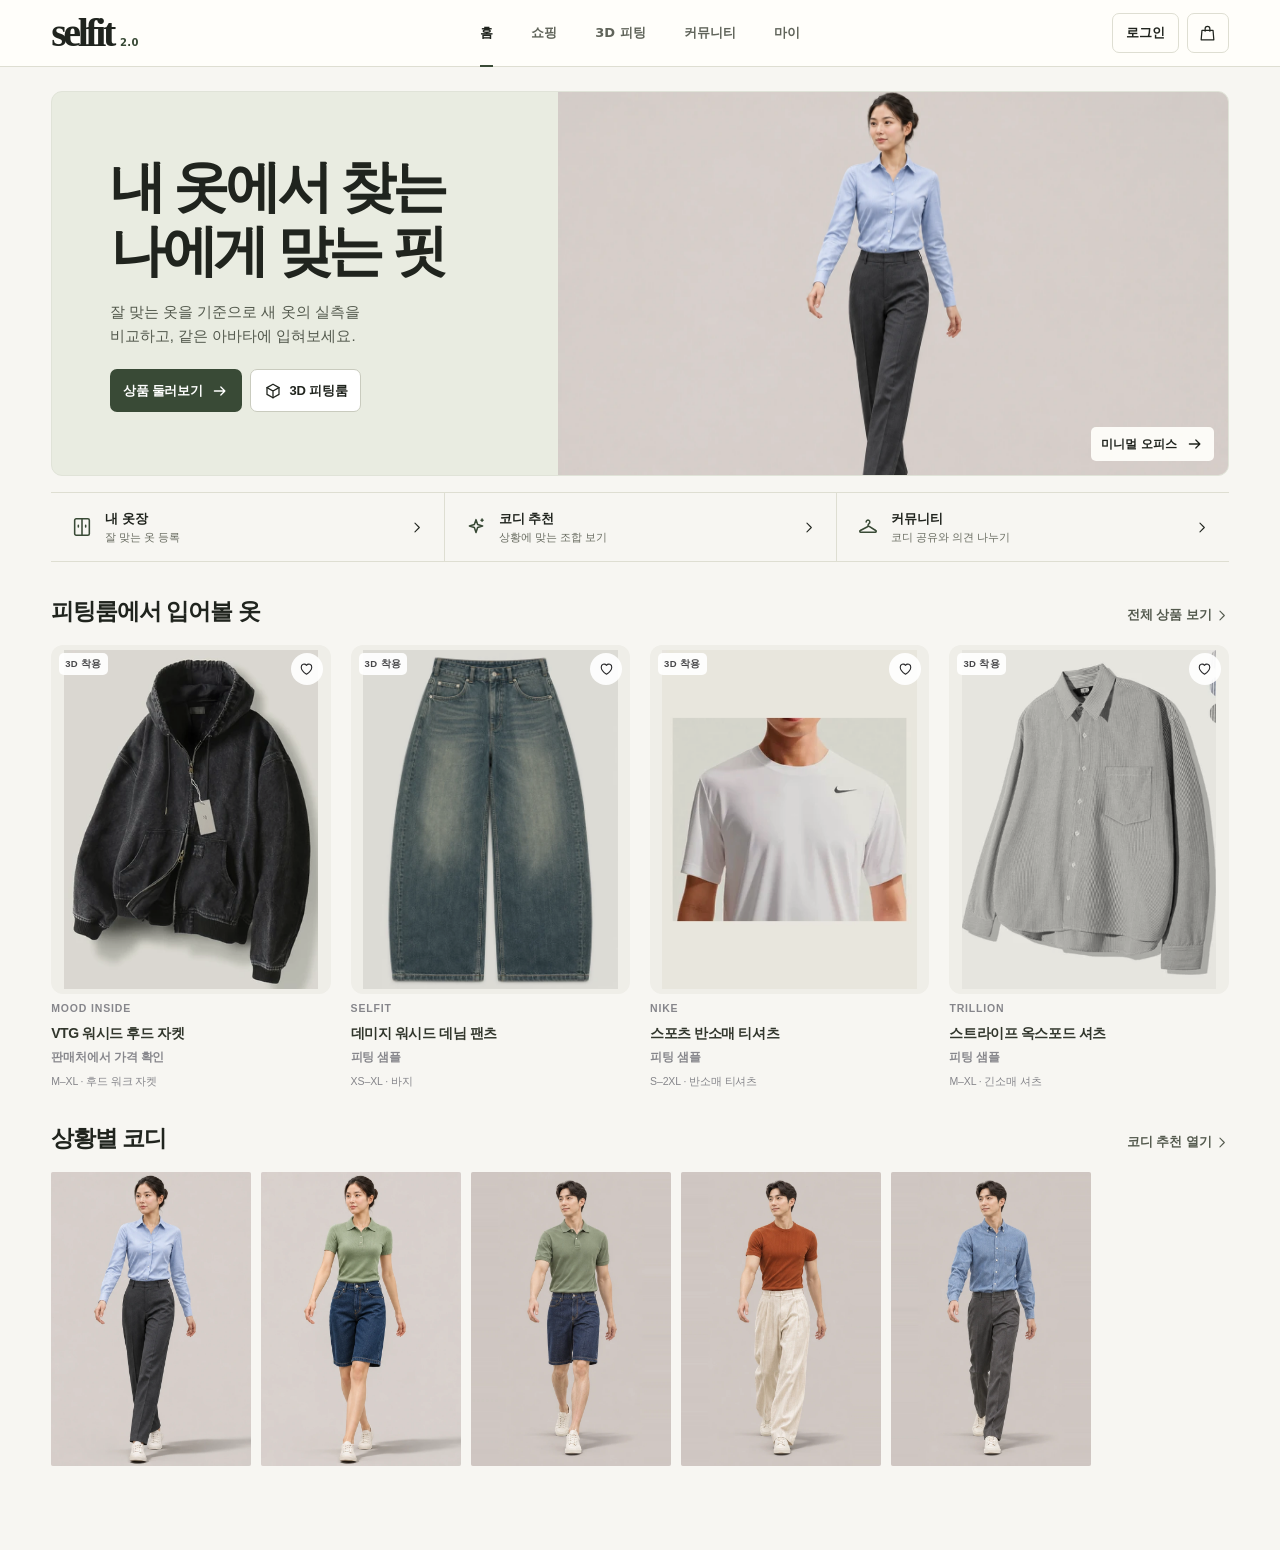
<file: index.html>
<!doctype html>
<html lang="ko">
<head>
<meta charset="utf-8">
<meta name="viewport" content="width=device-width,initial-scale=1,viewport-fit=cover">
<meta name="theme-color" content="#f7f6f2">
<meta name="description" content="Selfit 2.0 — 내 스타일을 아는 AI 퍼스널 스타일리스트. 상황별 코디 추천, 실측 핏 비교, 3D 가상 착용까지 한 흐름으로.">
<title>Selfit 2.0 · AI 퍼스널 스타일리스트</title>
<script>if(['#fit','#body'].includes(location.hash))location.replace('fitting.html'+location.search+location.hash);</script>
<link rel="preload" as="image" href="looks/female-tailored.webp">
<link rel="icon" href="data:image/svg+xml,%3Csvg xmlns='http://www.w3.org/2000/svg' viewBox='0 0 64 64'%3E%3Crect width='64' height='64' rx='15' fill='%23121213'/%3E%3Ctext x='32' y='45' font-family='Arial,Helvetica,sans-serif' font-size='36' font-weight='700' fill='%23ffffff' text-anchor='middle'%3ES%3C/text%3E%3C/svg%3E">
<link rel="stylesheet" href="site-nav.css?v=2026-11-28a">
<link rel="stylesheet" href="app-ui.css?v=2026-11-28b">
<link rel="stylesheet" href="button-motion.css?v=2026-11-28b">
<script type="module" src="button-motion.mjs?v=2026-11-28b"></script>
</head>
<body>
<header id="site-header"></header>
<main id="view" class="view" tabindex="-1"></main>
<nav id="site-mobile" aria-label="하단 탐색"></nav>
<div id="toast" class="toast" role="status" aria-live="polite"></div>
<script type="module" src="app-ui.mjs?v=2026-11-28a"></script>
</body>
</html>
</file>
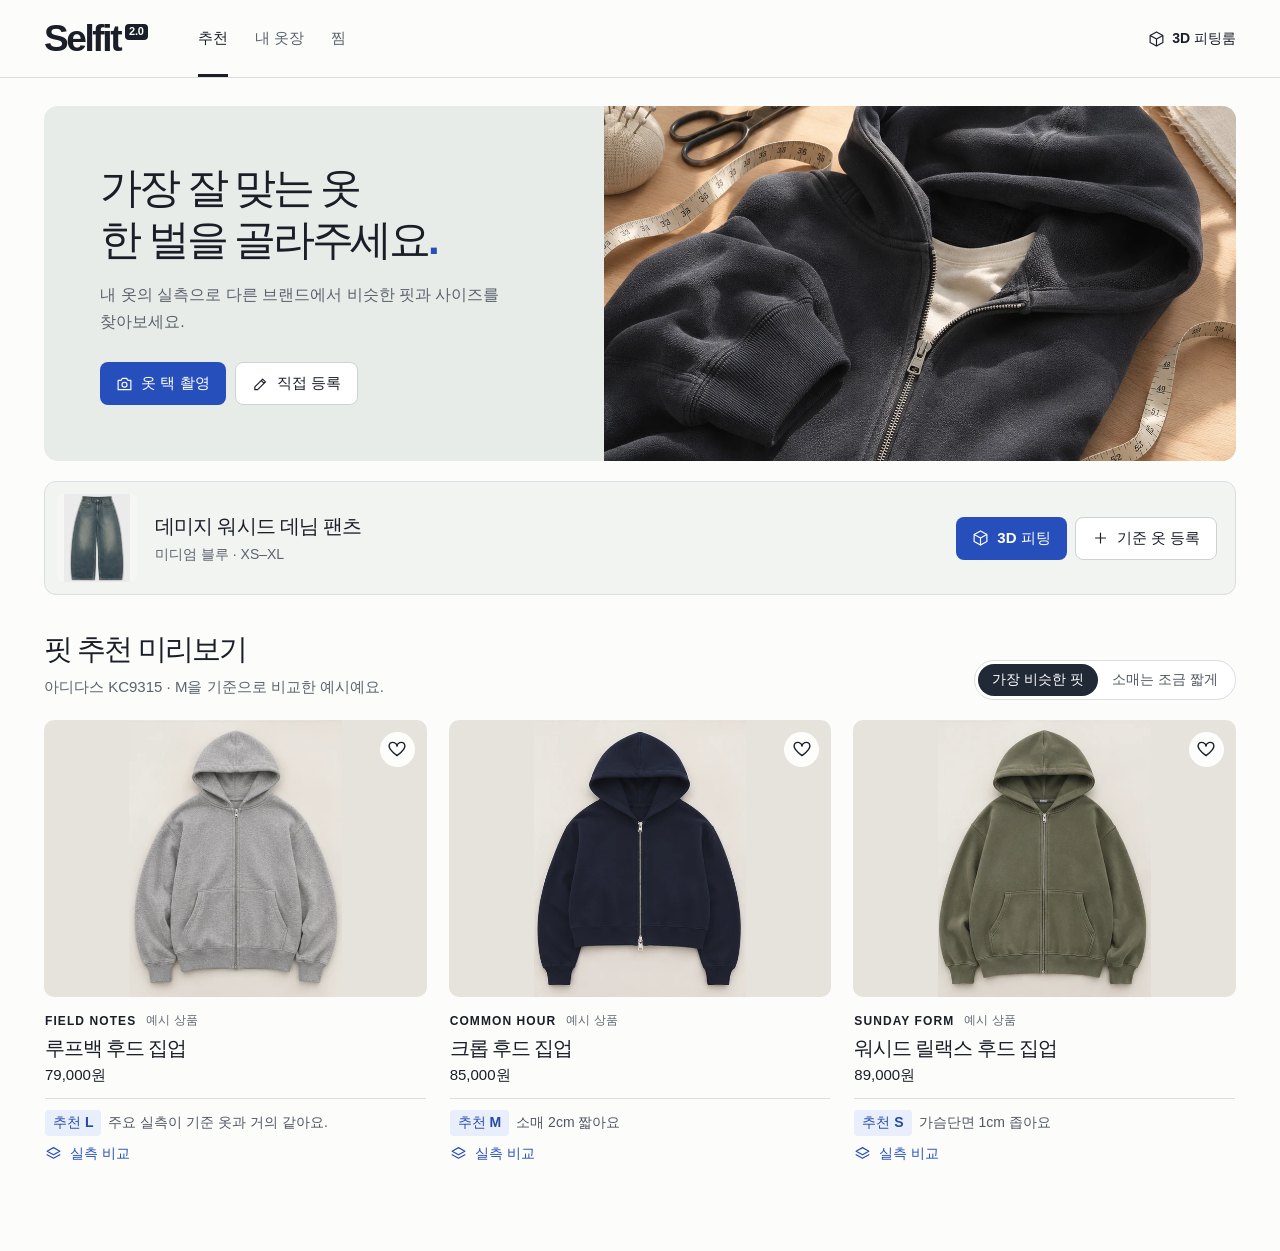
<file: discovery.html>
<!doctype html>
<html lang="ko"><head><meta charset="utf-8"><meta name="viewport" content="width=device-width,initial-scale=1"><meta name="theme-color" content="#f9f9f6"><meta name="description" content="내가 좋아하는 옷의 실측으로 다른 브랜드에서 비슷한 핏과 사이즈를 찾아보세요."><title>Selfit 2.0 · 내 옷으로 찾는 핏</title><script>if(['#fit','#body'].includes(location.hash))location.replace('fitting.html'+location.search+location.hash)</script><link rel="stylesheet" href="discovery.css"><link rel="stylesheet" href="compare-fit.css"><link rel="stylesheet" href="button-motion.css?v=2026-11-28b"><script type="module" src="button-motion.mjs?v=2026-11-28b"></script></head>
<body><header class="topbar"><div class="wrap headrow"><a class="wordmark" aria-label="Selfit 2.0 홈" href="index.html">Selfit<span>2.0</span></a><nav class="topnav" aria-label="메인"></nav><a class="studio" href="fitting.html#fit"><i data-icon="box"></i> 3D 피팅룸</a></div></header>
<main class="wrap" id="content"></main><nav class="bottomnav" aria-label="하단 탐색"></nav><div id="feedbackNotice" role="status" aria-live="polite"></div><script type="module" src="discovery.mjs"></script></body></html>
</file>
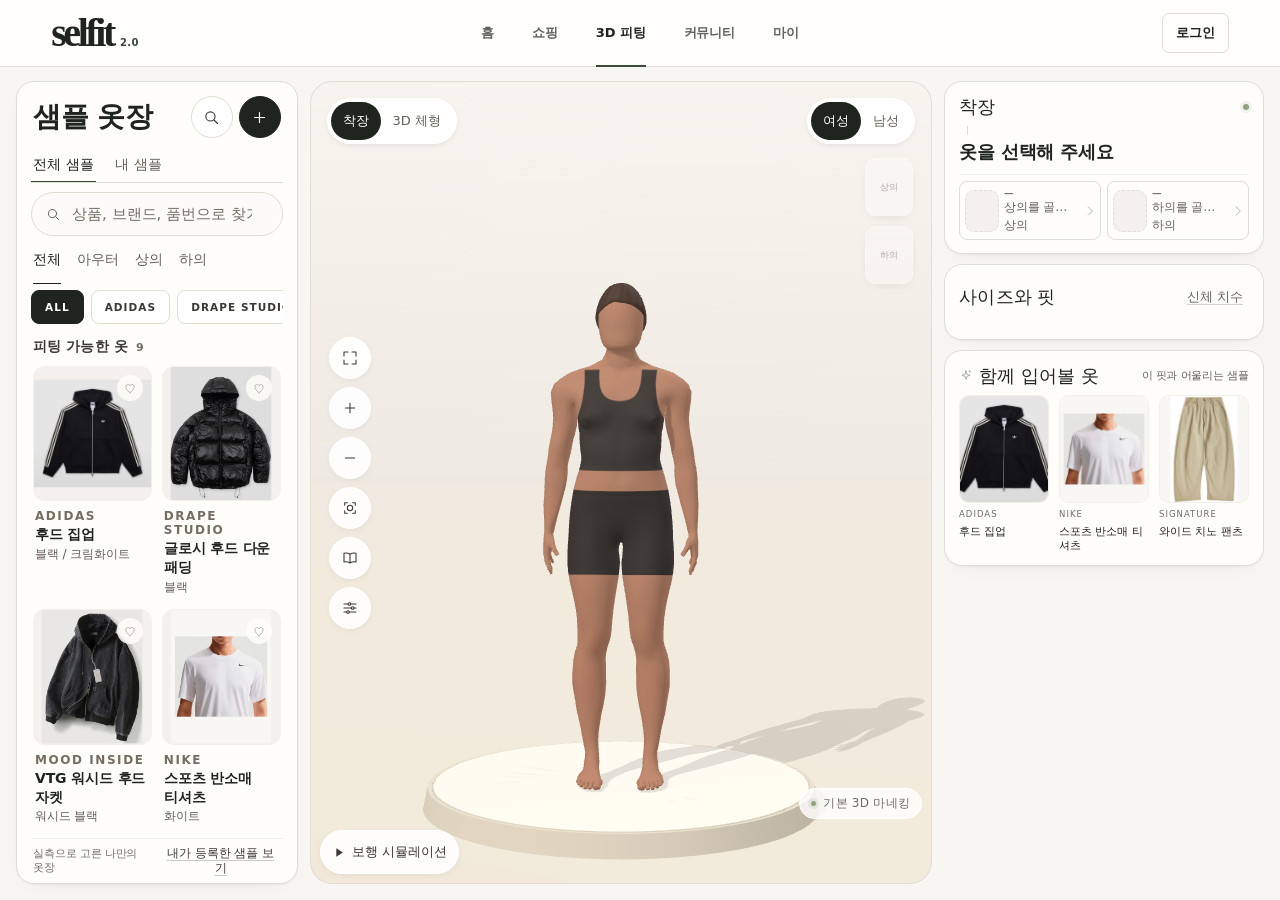
<file: fitting.html>
<!doctype html>
<html lang="ko"><head><meta charset="utf-8"><meta name="viewport" content="width=device-width,initial-scale=1,viewport-fit=cover"><meta name="theme-color" content="#f7f6f2"><title>Selfit 2.0 — 드레싱룸</title><meta name="description" content="사진과 실측으로 의류 샘플을 등록하고, 3D 모델에 입혀 사이즈와 보행을 확인하는 드레싱룸."><link rel="stylesheet" href="site-nav.css?v=2026-11-28a"><link rel="stylesheet" href="style.css?v=2026-11-29dock"><meta name="selfit-garment-api" content=""><link rel="stylesheet" href="garment-import.css?v=2026-11-27q"><link rel="stylesheet" href="button-motion.css?v=2026-11-28b"><script type="module" src="button-motion.mjs?v=2026-11-28b"></script></head>
<body>
<div class="app">
<header id="site-header"></header>
<main class="shell">
<aside class="closet card" id="closet">
  <div class="closet-head"><div class="closet-brand"><h1 class="serif">샘플 옷장</h1></div>
    <div class="closet-tools"><button class="round-icon" id="searchToggle" aria-label="샘플 검색" title="샘플 검색" aria-expanded="false" data-icon="search"></button><button class="round-icon" id="register" aria-label="샘플 등록" title="샘플 등록" data-icon="plus"></button></div>
  </div>
  <nav class="sample-nav" aria-label="샘플 범위"><button type="button" id="allNav" class="navlink nav-on">전체 샘플</button><button type="button" id="ownNav" class="navlink">내 샘플</button></nav>
  <div class="searchbar" id="searchBox"><i data-icon="search"></i><input id="search" type="search" placeholder="상품, 브랜드, 품번으로 찾기" aria-label="샘플 검색어"></div>
  <div class="filters" id="filters" aria-label="의류 분류"><button data-filter="all" aria-pressed="true">전체</button><button data-filter="outer" aria-pressed="false">아우터</button><button data-filter="top" aria-pressed="false">상의</button><button data-filter="bottom" aria-pressed="false">하의</button></div>
  <div class="brand-chips" id="brandChips" aria-label="브랜드 필터"></div>
  <div class="shelf-title"><span id="shelfName">피팅 가능한 옷</span><small id="total"></small></div>
  <div id="samples" class="samples" aria-label="피팅 가능한 샘플"></div>
  <div class="closet-foot"><span class="foot-note">실측으로 고른 나만의 옷장</span><button class="textlink" id="ownNavSmall">내가 등록한 샘플 보기</button></div>
</aside>

<section class="stage-shell" id="fitting" aria-label="3D 피팅룸">
  <div id="stage">
    <div id="liveScene"></div>
    <div class="stage-top">
      <div class="view-tabs" role="group" aria-label="피팅룸 보기"><button id="dressedView" aria-pressed="true">착장</button><button id="bodyView" aria-pressed="false">3D 체형</button></div>
      <div class="gender" aria-label="피팅 모델"><button data-model="female" aria-pressed="true">여성</button><button data-model="male" aria-pressed="false">남성</button></div>
    </div>
    <div class="rail rail-left" aria-label="뷰 도구">
      <button class="rail-btn" id="expand" data-icon="expand" aria-label="피팅룸 전체 화면" title="전체 화면"></button>
      <button class="rail-btn" id="zoomIn" data-icon="plus" aria-label="확대" title="확대"></button>
      <button class="rail-btn" id="zoomOut" data-icon="minus" aria-label="축소" title="축소"></button>
      <button class="rail-btn" id="recenter" data-icon="focus" aria-label="기본 시점" title="기본 시점"></button>
      <button class="rail-btn" id="guide" data-icon="book" aria-label="피팅룸 이용 가이드" title="이용 가이드"></button>
      <button class="rail-btn" id="settings" data-icon="sliders" aria-label="물리 환경 설정" title="환경 설정"></button>
    </div>
    <div class="rail rail-right" id="wornRail" aria-label="지금 입은 아이템"></div>
    <div class="stage-bottom">
      <div class="stage-bar"><button id="play"><i data-icon="play"></i><span>보행 시뮬레이션</span></button><button id="browseSamples" type="button">옷 고르기</button><button id="finishView" class="stage-mini" hidden>소맷단·밑단</button></div>
      <div class="turntable"><span class="arc"></span><span>360°</span><span class="arc"></span></div>
      <div class="mode-chip"><i></i><span id="mode" role="status">3D 불러오는 중</span></div>
    </div>
  </div>
  <p id="waistWarning" role="status" hidden></p>
  <div class="size-dock" id="sizeDock" aria-label="사이즈 빠른 선택"></div>
</section>

<aside class="look">
  <section class="card look-card">
    <div class="card-head"><h2 class="serif">착장</h2><span class="dot-live" title="실시간 3D"></span></div>
    <div class="product-line"><div class="product-id"><b id="brand"></b><span class="rule"></span><span id="sku"></span></div><h3 id="productName">옷을 선택해 주세요</h3><div class="colour" hidden><i id="colourDot"></i><span id="colourName"></span></div></div>
    <div class="worn-list" id="wornList"></div>
  </section>

  <section class="card fit-card">
    <div class="card-head"><h2 class="serif">사이즈와 핏</h2><button class="mini-link" id="bodyInputs" type="button">신체 치수</button></div>
    <div id="fitReport" class="fit-report" hidden aria-label="실측 핏 분석">
      <p id="bodySummary" class="fit-model"></p>
      <div id="fitNumbers" class="fit-numbers" aria-live="polite"></div>
      <p id="fitHem" class="fit-hem"></p>
      <div class="fit-actions"><button id="compareFit" type="button">사이즈 비교</button><button id="fitMethod" type="button">계산 근거</button></div>
    </div>
    <div class="size-block" id="sizeBlock" hidden><div class="size-head"><span>사이즈</span><small>실측 단면 기준</small></div><div id="sizes" aria-label="착용 사이즈"></div><div id="quickMeasures" class="quick-measures"></div></div>
    <button id="fitPreview" class="primary-pill" hidden>3D 착장 전체 보기</button>
    <div class="secondary-row"><button id="measureTable" class="textlink" hidden><i data-icon="ruler"></i>실측표 보기</button><button id="downloadGlb" class="textlink" type="button" hidden>GLB 다운로드</button><button id="removeSample" class="textlink" hidden>샘플 삭제</button></div>
  </section>

  <section class="card rec-card">
    <div class="card-head"><h2 class="serif"><i data-icon="sparkle"></i>함께 입어볼 옷</h2><small class="muted">이 핏과 어울리는 샘플</small></div>
    <div id="recommended" class="rec-row"></div>
  </section>
</aside>
</main>
</div>
<nav id="site-mobile" aria-label="하단 탐색"></nav>
<dialog id="dialog"><div class="dialog-header"><h2 id="dialogTitle"></h2><button id="close" class="icon-button" aria-label="닫기" data-icon="close"></button></div><div id="dialogBody"></div></dialog><div id="notice" role="status" aria-live="polite"></div>
<script src="engine.js?v=2026-11-28shoe"></script><script type="module" src="app.js?v=2026-11-28shoe"></script></body></html>
</file>
<file: site-nav.css>
:root{--selfit-paper:#f7f6f2;--selfit-surface:#fffefa;--selfit-ink:#20241e;--selfit-muted:#60645a;--selfit-border:#deded2;--selfit-accent:#394a36;--selfit-subtle:#edefe6;--selfit-ts:Georgia,"Times New Roman",serif;--selfit-height:66px}
#site-header,#site-mobile{box-sizing:border-box;color:var(--selfit-ink);font-family:system-ui,"Apple SD Gothic Neo",sans-serif}
#site-header[hidden],#site-mobile[hidden]{display:none}
#site-header{background:var(--selfit-surface);border-bottom:1px solid var(--selfit-border);position:relative;z-index:40;flex:none}
.site-frame{width:100%;max-width:1376px;margin:auto;padding:0 clamp(15px,4vw,54px);height:var(--selfit-height);display:grid;grid-template-columns:1fr auto 1fr;align-items:center;gap:18px}
.site-brand{text-decoration:none;color:inherit;justify-self:start;display:inline-flex;align-items:baseline;font:700 40px/.85 var(--selfit-ts);letter-spacing:-.085em}
.site-brand span{font:700 10px system-ui,sans-serif;letter-spacing:.04em;margin-left:7px;color:var(--selfit-accent)}
.site-links,.site-actions{display:flex;align-items:center}
.site-links{height:100%;gap:clamp(16px,3vw,38px)}
.site-links a{color:var(--selfit-muted);display:grid;place-content:center;text-decoration:none;position:relative;min-height:44px;height:100%;font-weight:600;font-size:13px;white-space:nowrap}
.site-links a[aria-current]{color:var(--selfit-ink);font-weight:750}
.site-links a[aria-current]::after{content:"";position:absolute;bottom:-1px;left:0;right:0;height:2px;background:var(--selfit-accent)}
.site-actions{justify-self:end;gap:8px}
.site-access,.site-bag{color:var(--selfit-ink);background:transparent;border:1px solid var(--selfit-border);border-radius:7px;min-height:40px;text-decoration:none;font:650 13px system-ui,sans-serif;white-space:nowrap;display:inline-flex;align-items:center;justify-content:center;padding:0 13px;cursor:pointer}
.site-bag{padding:0;width:42px;position:relative}.site-bag svg{width:19px;height:19px}.site-bag span{position:absolute;top:-3px;right:-4px;font-size:10px;min-width:16px;padding:2px;border-radius:12px;background:var(--selfit-accent);color:white}
.site-access:hover,.site-bag:hover{background:var(--selfit-subtle)}
#site-mobile{display:none}
@media(max-width:760px){
  :root{--selfit-height:55px;--selfit-mobile-height:calc(60px + env(safe-area-inset-bottom))}
  .site-frame{grid-template-columns:1fr auto;gap:10px}
  .site-brand{font-size:34px}.site-links{display:none}
  #site-mobile{display:grid;grid-template-columns:repeat(5,minmax(0,1fr));position:fixed;z-index:60;bottom:0;left:0;right:0;height:var(--selfit-mobile-height);padding:0 4px env(safe-area-inset-bottom);border-top:1px solid var(--selfit-border);background:var(--selfit-surface)}
  #site-mobile a{display:grid;align-content:center;justify-items:center;gap:3px;min-width:0;color:var(--selfit-muted);font-size:11px;letter-spacing:-.025em;font-weight:600;text-decoration:none}
  #site-mobile svg{width:20px;height:20px}
  #site-mobile a[aria-current]{color:var(--selfit-accent);font-weight:750;background:var(--selfit-subtle)}
}
</file>
<file: app-ui.css>
/* Selfit 2.0 — 10-screen app UI (splash, onboarding, home, stylist, shop,
   product, fit compare, 3D fitting link, closet, my page). */
:root{
  --paper:var(--selfit-paper);--white:var(--selfit-surface);--ink:var(--selfit-ink);--ink-2:#31362c;--muted:#6a6d62;--muted-2:#53594d;
  --line:var(--selfit-border);--line-strong:#c9cbbe;--tile:#efeee8;--tile-2:var(--selfit-surface);
  --radius:16px;--radius-sm:12px;--shell:1376px;
  --shadow:0 22px 48px -30px rgba(0,0,0,.14);
  color-scheme:light;
  font-family:"Pretendard","Pretendard Variable",-apple-system,BlinkMacSystemFont,"Apple SD Gothic Neo","Noto Sans KR","Noto Sans CJK KR","Malgun Gothic","Segoe UI",sans-serif;
  -webkit-text-size-adjust:100%;text-size-adjust:100%;
}
*{box-sizing:border-box}
html,body{margin:0;padding:0}
body{background:var(--paper);color:var(--ink);line-height:1.5;font-size:15px;-webkit-font-smoothing:antialiased}
img{display:block;max-width:100%}
a{color:inherit;text-decoration:none}
button{font:inherit;color:inherit;background:none;border:0;padding:0;cursor:pointer}
button:disabled{cursor:default}
input,select,textarea{font:inherit;color:inherit}
h1,h2,h3,h4,p{margin:0}
ul{margin:0;padding:0;list-style:none}
:focus-visible{outline:2.5px solid #111111;outline-offset:3px;border-radius:6px}
.skip-link{position:absolute;left:-999px;top:0;z-index:99;background:#111111;color:#fff;padding:10px 16px;border-radius:0 0 10px 0}
.skip-link:focus{left:0}
.icon{width:22px;height:22px;fill:none;stroke:currentColor;stroke-width:1.7;stroke-linecap:round;stroke-linejoin:round;flex:none}
.icon.sm{width:18px;height:18px}
.icon.xs{width:15px;height:15px}

/* shell */
.view{max-width:var(--shell);margin:0 auto;padding:0 clamp(15px,4vw,54px) 44px;min-height:calc(100svh - var(--selfit-height))}
.view:focus{outline:0}
.screen-head{position:sticky;top:0;z-index:30;display:flex;align-items:center;gap:6px;min-height:56px;padding:6px 0;margin:0 -4px;background:var(--paper);box-shadow:0 1px 0 var(--line)}
.head-title{font-size:15.5px;font-weight:700;letter-spacing:-.035em}
.head-action{margin-left:auto;display:flex;align-items:center;gap:2px}
.icon-btn{width:40px;height:40px;border-radius:50%;display:grid;place-items:center;color:var(--ink);position:relative;transition:background .15s}
.icon-btn:hover{background:rgba(0,0,0,.05)}
.icon-btn .badge[hidden]{display:none}
.icon-btn .badge{position:absolute;top:5px;right:4px;min-width:16px;height:16px;padding:0 4px;border-radius:999px;background:#111111;color:#fff;font-size:10px;font-weight:700;display:grid;place-items:center;line-height:1}
.wordmark{display:inline-flex;align-items:baseline;gap:6px;font-weight:700;font-size:21px;letter-spacing:-.05em;line-height:1}
.wordmark .ver{font-size:11px;font-weight:550;letter-spacing:.06em;color:#86868b}
.home-head{display:flex;align-items:center;gap:10px}
.home-head .icon-btn{margin-left:auto}
.desk-nav{display:none}
.text-link{font-size:12.5px;font-weight:650;color:var(--muted-2)}
.kicker{font-size:10px;font-weight:700;letter-spacing:.22em;color:var(--muted);text-transform:uppercase}

/* buttons */
.btn{display:inline-flex;align-items:center;justify-content:center;gap:8px;height:52px;padding:0 20px;border-radius:12px;font-size:15px;font-weight:700;letter-spacing:-.02em;transition:background .15s}
.btn.primary{background:var(--selfit-accent);color:#fff}
.btn.primary:hover{background:#293d28}
.btn.secondary{background:#fff;border:1px solid var(--line-strong);color:var(--ink)}
.btn.ghost-btn{background:var(--tile);color:var(--ink)}
.btn.block{width:100%}
.btn.small{height:42px;font-size:13px;border-radius:10px;padding:0 15px}
.btn.wide{border-radius:12px}
.btn-row{display:grid;grid-template-columns:1fr 1fr;gap:8px}
.empty-state{text-align:center;padding:52px 18px;color:var(--muted);font-size:13.5px;line-height:1.7}
.empty-state .icon{width:30px;height:30px;margin:0 auto 12px;color:#b0b0b5}
.empty-state h2{font-size:16px;color:var(--ink);font-weight:700;margin-bottom:6px;letter-spacing:-.03em}

/* splash */
body[data-screen="splash"]{background:#fff}
body[data-screen="splash"] .view{padding:0;max-width:none}
.splash{position:relative;display:grid;grid-template-areas:"head" "art";grid-template-rows:auto minmax(0,1fr);min-height:100svh;max-width:520px;margin:0 auto;background:#fff;overflow:hidden}
.splash-head{grid-area:head;padding:calc(env(safe-area-inset-top) + 26px) 24px 0}
.splash-title{display:flex;align-items:baseline;justify-content:space-between;gap:12px}
.splash-brand{display:inline-flex;align-items:baseline;gap:6px;margin:0;font-size:22px;font-weight:720;letter-spacing:-.05em;line-height:1;color:#111}
.splash-brand .ver{font-size:11px;font-weight:550;letter-spacing:.06em;color:#86868b}
.splash-head .kicker{font-size:9px;font-weight:600;letter-spacing:.2em;color:#a1a1a6}
.splash-sub{margin-top:12px;font-size:13px;line-height:1.5;letter-spacing:-.01em;color:#6e6e73;word-break:keep-all}
.splash-art{grid-area:art;position:relative;min-height:0;margin-top:22px;background:#f5f5f7}
.splash-art img{position:absolute;inset:0;width:100%;height:100%;object-fit:cover;object-position:50% 12%;filter:grayscale(1) contrast(1.03)}
.splash-art::after{content:"";position:absolute;inset:0;background:linear-gradient(to top,rgba(6,6,7,.92) 0%,rgba(6,6,7,.74) 12%,rgba(6,6,7,.44) 26%,rgba(6,6,7,.16) 38%,rgba(6,6,7,0) 54%)}
.splash-foot{position:absolute;left:0;right:0;bottom:0;z-index:2;display:grid;gap:4px;padding:0 24px calc(env(safe-area-inset-bottom) + 20px)}
.splash .btn.primary{height:54px;border-radius:2px;background:#fff;color:#111;font-size:14.5px;font-weight:650;letter-spacing:.01em}
.splash .btn.primary:hover{background:#f2f2f4}
.splash .login{justify-self:center;font-size:13px;font-weight:500;letter-spacing:.02em;color:rgba(255,255,255,.86);padding:13px 20px}
.splash .login:hover{color:#fff}

/* onboarding */
.onboard{padding-top:6px}
.onboard h1{font-size:29px;line-height:1.24;font-weight:780;letter-spacing:-.06em}
.onboard .sub{margin-top:10px;font-size:13.5px;line-height:1.6;color:var(--muted-2)}
.style-grid{display:grid;grid-template-columns:repeat(3,minmax(0,1fr));gap:9px;margin-top:22px}
.style-card{position:relative;display:block;border-radius:11px;overflow:hidden;background:var(--tile);aspect-ratio:3/4;isolation:isolate}
.hscroll .style-card{flex:0 0 128px;aspect-ratio:auto}
.style-card img{width:100%;height:100%;object-fit:cover;object-position:50% 26%}
.style-card .label{position:absolute;left:0;right:0;bottom:0;z-index:1;padding:22px 6px 7px;background:linear-gradient(transparent,rgba(12,12,12,.66));color:#fff;font-size:11.5px;font-weight:650;text-align:center;letter-spacing:-.02em}
.style-grid .style-card .label{left:0;right:0;bottom:0;padding:24px 6px 8px;border-radius:0;background:linear-gradient(transparent,rgba(0,0,0,.62));font-size:11px;font-weight:600;letter-spacing:0}
.style-card[aria-pressed="true"]{outline:2.5px solid var(--ink);outline-offset:2px}
.style-card .tick{position:absolute;top:7px;right:7px;z-index:2;width:22px;height:22px;border-radius:50%;background:#fff;color:#111;display:grid;place-items:center;opacity:0;transform:scale(.8);transition:.15s}
.style-card .tick .icon{width:13px;height:13px;stroke-width:2.6}
.style-card[aria-pressed="true"] .tick{opacity:1;transform:none}
.onboard-foot{position:sticky;bottom:0;display:grid;gap:4px;margin-top:22px;padding:14px 0 6px;background:linear-gradient(rgba(255,255,255,0),var(--paper) 34%)}
.skip{justify-self:center;font-size:13px;color:var(--muted);padding:10px 16px}
.skip:hover{color:var(--ink)}

/* home */
.search-row{margin-top:2px}
.search-field{position:relative;display:flex;align-items:center;gap:10px;height:46px;padding:0 14px;border-radius:10px;background:#f5f5f7;transition:background .15s}
.search-field:focus-within{background:#efeff2}
.search-field .icon{width:17px;height:17px;color:#86868b;stroke-width:1.6}
.search-field input{flex:1;min-width:0;height:100%;border:0;background:none;outline:0;font-size:13.5px;letter-spacing:-.01em}
.search-field input::placeholder{color:#86868b}
.hscroll{display:flex;gap:10px;overflow-x:auto;scroll-snap-type:x mandatory;scrollbar-width:none;margin:0 -20px;padding:2px 20px 4px}
.hscroll::-webkit-scrollbar{display:none}
.hscroll .style-card{scroll-snap-align:start;box-shadow:none}
.hscroll .style-card .label{position:static;background:none;padding:9px 2px 0;color:#111;font-size:12px;font-weight:550;letter-spacing:-.01em;text-align:left;display:block}
.hscroll .style-card{background:none;aspect-ratio:auto;overflow:visible}
.hscroll .style-card img{aspect-ratio:3/4;border-radius:2px;background:var(--tile)}

/* product cards / shop */
.filter-row{display:flex;gap:6px;overflow-x:auto;scrollbar-width:none;margin:8px -20px 0;padding:2px 20px 4px}
.filter-row::-webkit-scrollbar{display:none}
.chip{flex:none;height:34px;padding:0 14px;border-radius:999px;border:1px solid var(--line);background:#fff;font-size:12.5px;font-weight:650;color:#3a3a3c;letter-spacing:-.02em}
.chip[aria-pressed="true"],.chip.on{background:var(--ink);border-color:var(--ink);color:#fff}
.shop-tools{display:flex;align-items:center;gap:8px;margin-top:12px}
.shop-tools .search-field{flex:1;height:42px;background:#f5f5f7}
.result-count{font-size:11.5px;color:var(--muted);white-space:nowrap}
.product-grid{display:grid;grid-template-columns:repeat(2,minmax(0,1fr));gap:20px 12px;margin-top:16px}
.product-card{position:relative;display:flex;flex-direction:column;gap:7px;min-width:0}
.product-art{position:relative;display:block;width:100%;border-radius:12px;overflow:hidden;background:var(--tile)}
.product-art a{display:block}
.product-art img{width:100%;aspect-ratio:4/5;object-fit:contain;padding:5px;mix-blend-mode:multiply;transition:transform .3s}
.product-card:hover .product-art img{transform:scale(1.02)}
.ph{display:grid;place-items:center;width:100%;height:100%;color:#aeaeb2;aspect-ratio:3/4}
.ph .icon{width:30px;height:30px}
.heart{position:absolute;top:8px;right:8px;width:32px;height:32px;border-radius:50%;background:rgba(255,255,255,.92);display:grid;place-items:center;color:#2c2c2e;z-index:2}
.heart .icon{width:17px;height:17px;stroke-width:1.6}
.heart[aria-pressed="true"]{color:#111111}
.heart[aria-pressed="true"] .icon{fill:currentColor}
.badge-flag{position:absolute;top:8px;left:8px;z-index:2;font-size:9.5px;font-weight:700;letter-spacing:.04em;background:rgba(255,255,255,.92);color:#48484a;border-radius:5px;padding:4px 6px}
.product-brand{font-size:10px;font-weight:750;letter-spacing:.08em;color:#86868b;text-transform:uppercase;white-space:nowrap;overflow:hidden;text-overflow:ellipsis}
.product-name{display:-webkit-box;-webkit-line-clamp:2;-webkit-box-orient:vertical;overflow:hidden;text-align:left;font-size:13px;font-weight:620;letter-spacing:-.03em;line-height:1.35;color:var(--ink-2)}
.product-price{font-size:13.5px;font-weight:750;letter-spacing:-.03em}
.product-price.alt{font-size:11.5px;font-weight:600;color:#86868b;letter-spacing:-.01em}
.product-price small{font-weight:550;color:var(--muted);font-size:11px}
.product-spec{font-size:10.5px;color:#86868b;letter-spacing:-.01em}
.section-note{margin-top:8px;font-size:11.5px;color:var(--muted)}

/* product detail */
.product-hero{position:relative;margin:8px -20px 0;background:var(--tile);border-radius:0 0 18px 18px;overflow:hidden}
.product-hero>img{width:100%;aspect-ratio:1/1.06;object-fit:contain;padding:10px}
.product-info{padding-top:20px}
.p-brand{font-size:10.5px;font-weight:750;letter-spacing:.1em;color:#86868b;text-transform:uppercase}
.p-name{margin-top:6px;font-size:23px;font-weight:770;letter-spacing:-.055em;line-height:1.24}
.p-price{margin-top:10px;font-size:18px;font-weight:760;letter-spacing:-.04em}
.p-price.alt{font-size:14px;font-weight:650;color:#86868b;letter-spacing:-.02em}
.p-meta{margin-top:5px;font-size:12px;color:var(--muted)}
.p-section{margin-top:22px;display:flex;align-items:baseline;justify-content:space-between;gap:10px}
.p-section h2,.p-section .label{font-size:12px;font-weight:700;letter-spacing:.01em;color:#3a3a3c}
.p-section small{font-size:11px;color:var(--muted)}
.colour-row{display:flex;align-items:center;gap:9px;margin-top:10px;font-size:12.5px;color:#3a3a3c}
.swatch{width:26px;height:26px;border-radius:50%;border:1px solid rgba(0,0,0,.12);box-shadow:inset 0 0 0 3px #fff}
.size-grid{display:grid;grid-template-columns:repeat(auto-fill,minmax(62px,1fr));gap:7px;margin-top:10px}
.size-btn{height:44px;border:1px solid var(--line-strong);border-radius:10px;background:#fff;font-size:12.5px;font-weight:650;letter-spacing:-.01em;display:grid;place-items:center}
.size-btn[aria-pressed="true"]{background:var(--ink);border-color:var(--ink);color:#fff}
.size-btn:disabled{color:#c7c7cc;border-color:#ececef;background:#fafafc;text-decoration:line-through}
.measure-table{width:100%;border-collapse:collapse;font-size:12.5px;margin-top:8px}
.measure-table th,.measure-table td{padding:9px 4px;border-bottom:1px solid var(--line);text-align:right;font-variant-numeric:tabular-nums}
.measure-table th:first-child,.measure-table td:first-child{text-align:left;color:var(--muted-2);font-weight:550}
.measure-table thead th{font-size:10.5px;font-weight:700;color:var(--muted);letter-spacing:.04em}
.compare-banner{display:flex;align-items:center;gap:12px;width:100%;margin-top:20px;padding:15px 16px;border-radius:14px;background:var(--tile);text-align:left}
.compare-banner .icon{width:24px;height:24px;color:#2c2c2e}
.compare-banner strong{display:block;font-size:13px;font-weight:700;letter-spacing:-.02em}
.compare-banner span{display:block;margin-top:2px;font-size:11.5px;color:#7c7c80}
.compare-banner .icon:last-child{width:17px;height:17px;margin-left:auto;color:#a1a1a6}
.compare-banner:hover{background:#ececef}
.buy-bar{margin-top:18px;display:grid;gap:8px}
.buy-note{font-size:11px;color:var(--muted);text-align:center;margin-top:2px}

/* compare */
.pair{display:grid;grid-template-columns:1fr 1fr;gap:9px;margin-top:6px}
.pair-card{position:relative;display:block;width:100%;background:var(--tile);border-radius:14px;padding:10px 10px 12px;text-align:center;color:var(--ink)}
.pair-card .tag{display:inline-block;font-size:10.5px;font-weight:700;color:#6e6e73;letter-spacing:.02em}
.pair-card img{width:100%;aspect-ratio:1/1;object-fit:contain;margin:4px 0 6px;border-radius:8px}
.pair-card .noimg{width:100%;aspect-ratio:1/1;display:grid;place-items:center;color:#aeaeb2;margin:4px 0 6px}
.pair-card .name{font-size:12px;font-weight:680;letter-spacing:-.02em;line-height:1.35;word-break:keep-all}
.pair-card .meta{margin-top:3px;font-size:11px;color:#86868b}
.pair-card .tag b{font-weight:750;color:#2c2c2e;text-decoration:underline;text-underline-offset:2px;margin-left:4px}
.compare-layout{display:grid;gap:22px}
.compare-block{margin-top:26px}
.compare-block h2{font-size:14px;font-weight:750;letter-spacing:-.03em}
.compare-block .sub{margin-top:4px;font-size:11.5px;color:var(--muted)}
.compare-table{width:100%;border-collapse:collapse;margin-top:12px}
.compare-table th,.compare-table td{padding:12px 4px;border-bottom:1px solid var(--line);font-size:13px;text-align:center;font-variant-numeric:tabular-nums}
.compare-table thead th{font-size:10.5px;color:var(--muted);font-weight:700;letter-spacing:.04em;padding-top:0}
.compare-table tbody th{text-align:left;font-weight:550;color:var(--muted-2);font-size:12.5px}
.compare-table td.cm{font-weight:650}
.delta{display:inline-block;min-width:58px;padding:4px 8px;border-radius:7px;font-size:11.5px;font-weight:750;letter-spacing:-.01em}
.delta.up{background:#fff1e7;color:#b04612}
.delta.down{background:#eaf0fd;color:#2249b4}
.delta.zero{background:#f5f5f7;color:#6e6e73}
.delta.na{background:none;color:#b0b0b5;font-weight:550}
.ai-box{margin-top:26px;border:1px solid #e5e5ea;background:#f5f5f7;border-radius:16px;padding:18px}
.ai-box .ai-head{display:flex;align-items:center;gap:8px}
.ai-box .ai-head .icon{width:18px;height:18px;color:#2c2c2e}
.ai-box h2{font-size:13.5px;font-weight:760;letter-spacing:-.02em}
.ai-box .verdict{margin-top:10px;font-size:13px;font-weight:650;line-height:1.55;letter-spacing:-.02em}
.ai-box ul{margin-top:9px;display:grid;gap:5px}
.ai-box li{position:relative;padding-left:12px;font-size:12px;color:#48484a;line-height:1.55}
.ai-box li::before{content:"";position:absolute;left:0;top:8px;width:4px;height:4px;border-radius:50%;background:#a1a1a6}
.ai-box .tip{margin-top:11px;padding-top:10px;border-top:1px solid #e5e5ea;font-size:12px;color:#3a3a3c}
.recommend-pill{display:inline-flex;align-items:center;gap:6px;margin-top:11px;background:#111111;color:#fff;font-size:11.5px;font-weight:700;padding:7px 11px;border-radius:999px}
.compare-actions{display:grid;gap:8px;margin-top:22px}

/* closet */
.closet-grid{display:grid;grid-template-columns:repeat(3,minmax(0,1fr));gap:8px;margin-top:14px}
.closet-item{position:relative;display:flex;flex-direction:column;border-radius:12px;overflow:hidden;background:#fff;border:1px solid var(--line);text-align:left}
.closet-item .art{aspect-ratio:3/4;background:var(--tile);display:grid;place-items:center;overflow:hidden}
.closet-item .art img{width:100%;height:100%;object-fit:contain;padding:4px}
.closet-item .art .ph{width:100%;height:100%;display:grid;place-items:center;color:#aeaeb2;aspect-ratio:auto}
.closet-item .art .ph .icon{width:26px;height:26px}
.closet-item .cap{display:block;padding:6px 7px 8px;font-size:9.5px;font-weight:650;color:#2c2c2e;line-height:1.3;letter-spacing:-.02em;min-height:36px}
.closet-item .cap b{display:-webkit-box;-webkit-line-clamp:2;-webkit-box-orient:vertical;overflow:hidden;font-weight:700;font-size:10px;line-height:1.35}
.closet-item .cap small{display:block;margin-top:2px;font-size:9px;color:#86868b;font-weight:550}
.add-card{display:grid;place-items:center;align-content:center;gap:7px;aspect-ratio:3/4.5;border:1.5px dashed #d2d2d7;border-radius:12px;background:#fafafc;color:#7c7c80;font-size:10.5px;font-weight:650;line-height:1.3;padding:6px;text-align:center}
.add-card .icon{width:22px;height:22px}
.add-card:hover{border-color:#aeaeb2;color:#2c2c2e}
.closet-note{margin-top:18px}

/* my page */
.profile{display:flex;align-items:center;gap:14px;padding:14px 0 4px}
.avatar{width:60px;height:60px;border-radius:50%;background:#e5e5ea;display:grid;place-items:center;font-weight:750;font-size:21px;color:#3a3a3c;overflow:hidden;flex:none}
.avatar img{width:100%;height:100%;object-fit:cover}
.profile h1{display:flex;align-items:center;gap:6px;font-size:20px;font-weight:770;letter-spacing:-.045em}
.profile .member{margin-top:4px;font-size:11.5px;color:var(--muted)}
.profile .edit{margin-left:auto;font-size:11.5px;font-weight:650;color:var(--muted-2);text-decoration:underline;text-underline-offset:3px}
.stats{display:grid;grid-template-columns:repeat(3,1fr);margin-top:18px;padding:15px 0;border-top:1px solid var(--line);border-bottom:1px solid var(--line)}
.stats div{text-align:center;display:grid;gap:5px;min-width:0;padding:0 4px}
.stats div+div{border-left:1px solid var(--line)}
.stats dt{font-size:10.5px;color:var(--muted);font-weight:600}
.stats dd{margin:0;font-size:13px;font-weight:700;letter-spacing:-.02em;white-space:nowrap;overflow:hidden;text-overflow:ellipsis}
.menu{margin-top:8px}
.menu-row{display:flex;align-items:center;gap:12px;width:100%;padding:16px 2px;border-bottom:1px solid var(--line);font-size:13.5px;font-weight:580;letter-spacing:-.02em;text-align:left}
.menu-row .icon{width:19px;height:19px;color:#48484a;stroke-width:1.6}
.menu-row .chev{margin-left:auto;color:#aeaeb2;width:16px;height:16px}
.menu-row:hover{background:linear-gradient(90deg,rgba(245,245,247,.55),transparent)}
.mypage-foot{margin-top:26px;font-size:11px;color:#a1a1a6;line-height:1.7}
@media(min-width:900px){.mypage-foot{margin-top:34px}}
/* the existing garment registration dialog, tuned to the app's palette */
dialog.selfit-register{border-color:var(--line);background:#ffffff;color:var(--ink)}
.selfit-register header,.selfit-register footer{background:#ffffff;border-color:var(--line)}
.selfit-register .rg-save{background:var(--ink);color:#fff;border-radius:10px}
.selfit-register .rg-soft{background:#f5f5f7;border-color:var(--line);color:var(--ink)}

/* stylist / chat */
body[data-screen="stylist"] .view{padding-bottom:0}
.stylist{display:flex;flex-direction:column;height:calc(100dvh - var(--selfit-height) - 56px - var(--selfit-mobile-height,0px));min-height:0;overflow:hidden}
.chat{display:flex;flex:1 1 auto;min-height:0;overflow-y:auto;overscroll-behavior:contain;flex-direction:column;gap:9px;padding:8px 0 12px;scrollbar-width:none}
.chat::-webkit-scrollbar{display:none}
.msg{max-width:86%;font-size:13px;line-height:1.62;letter-spacing:-.015em;padding:12px 14px;border-radius:16px;white-space:pre-line;word-break:keep-all}
.msg.ai{align-self:flex-start;background:#f5f5f7;color:#1d1d1f;border-bottom-left-radius:5px}
.msg.me{align-self:flex-end;background:#111111;color:#fff;border-bottom-right-radius:5px}
.msg-wrap{display:grid;gap:8px;justify-items:start}
.msg-wrap .chips{display:grid;grid-template-columns:1fr 1fr;gap:7px;width:100%;max-width:340px}
.chip-btn{border:1px solid #e5e5ea;border-radius:999px;background:#fff;padding:10px 8px;font-size:12px;font-weight:650;color:#3a3a3c;letter-spacing:-.02em}
.chip-btn:hover{border-color:#c7c7cc}
.rec-list{display:grid;gap:7px;width:100%;max-width:400px;margin-top:6px;margin-left:0}
.rec-card{display:flex;align-items:center;gap:10px;background:#fff;border:1px solid var(--line);border-radius:12px;padding:8px}
.rec-card img{width:52px;height:64px;object-fit:contain;background:var(--tile);border-radius:8px;flex:none}
.rec-body{flex:1;min-width:0}
.rec-name{font-size:12px;font-weight:680;letter-spacing:-.02em;line-height:1.35;text-align:left;display:-webkit-box;-webkit-line-clamp:2;-webkit-box-orient:vertical;overflow:hidden}
.rec-meta{margin-top:3px;font-size:10.5px;color:var(--muted)}
.rec-try{flex:none;font-size:10.5px;font-weight:750;color:#111111;text-decoration:underline;text-underline-offset:2px;white-space:nowrap}
.composer{position:relative;z-index:20;flex:none;display:flex;gap:7px;align-items:center;padding:10px 0 calc(12px + env(safe-area-inset-bottom));background:var(--paper)}
.composer input{flex:1;min-width:0;height:46px;border-radius:999px;border:1px solid #e5e5ea;background:#fff;padding:0 17px;font-size:13px;outline:0;letter-spacing:-.01em}
.composer input::placeholder{color:#a1a1a6}
.composer .send{width:46px;height:46px;border-radius:50%;background:var(--ink);color:#fff;display:grid;place-items:center;flex:none}
.composer .send .icon{width:19px;height:19px}
.chat-hint{margin-top:2px;font-size:10.5px;color:#a1a1a6;text-align:center}

/* sheets */
dialog.sheet{position:fixed;inset:auto 0 0;margin:0;width:100%;max-width:100%;max-height:88dvh;border:0;border-radius:20px 20px 0 0;padding:0;background:#ffffff;color:var(--ink);box-shadow:0 -24px 70px rgba(0,0,0,.24);overflow:hidden}
dialog.sheet::backdrop{background:rgba(0,0,0,.4)}
dialog.sheet[open]{animation:sheet-in .18s ease-out}
@keyframes sheet-in{from{transform:translateY(14px);opacity:.6}to{transform:none;opacity:1}}
.sheet-inner{display:flex;flex-direction:column;max-height:88dvh;padding:6px 20px calc(18px + env(safe-area-inset-bottom))}
.sheet-grip{width:38px;height:4px;border-radius:2px;background:#dcdce1;margin:4px auto 8px;flex:none}
.sheet-head{display:flex;align-items:center;justify-content:space-between;gap:12px;padding:2px 0 10px;flex:none}
.sheet-head h2{font-size:17px;font-weight:770;letter-spacing:-.035em}
.sheet-body{overflow:auto;-webkit-overflow-scrolling:touch;overscroll-behavior:contain;padding-bottom:6px}
.sheet-body h3{font-size:12px;font-weight:750;color:#3a3a3c;margin:16px 0 6px}
.sheet-body p{font-size:12.5px;line-height:1.65;color:#48484a;word-break:keep-all}
.sheet-actions{margin-top:16px}
.sheet-list{display:grid;gap:2px}
.sheet-row{display:flex;align-items:center;gap:12px;width:100%;padding:13px 0;border-bottom:1px solid var(--line);text-align:left;font-size:13px;color:var(--ink)}
.sheet-row[aria-pressed="true"]{background:linear-gradient(90deg,#f5f5f7,transparent)}
.sheet-row .icon{color:#aeaeb2}
.sheet-row:last-child{border-bottom:0}
.sheet-row img{width:46px;height:56px;object-fit:contain;background:var(--tile);border-radius:8px;flex:none}
.sheet-row .grow{flex:1;min-width:0}
.sheet-row strong{display:block;font-size:12.5px;font-weight:680;letter-spacing:-.02em;line-height:1.35}
.sheet-row small{display:block;margin-top:2px;font-size:11px;color:var(--muted)}
.sheet-row .action{font-size:11.5px;font-weight:700;text-decoration:underline;text-underline-offset:2px;color:#111111}
.notice{display:flex;gap:10px;padding:13px 0;border-bottom:1px solid var(--line)}
.notice:last-child{border-bottom:0}
.notice .dot{width:6px;height:6px;border-radius:50%;background:#111111;margin-top:8px;flex:none}
.notice strong{display:block;font-size:12.5px;font-weight:680;letter-spacing:-.02em}
.notice p{margin-top:3px;font-size:11.5px;color:#7c7c80;line-height:1.55}
.notice time{display:block;margin-top:4px;font-size:10px;color:#a1a1a6}
.faq{border-bottom:1px solid var(--line);padding:4px 0}
.faq summary{display:flex;align-items:center;justify-content:space-between;gap:10px;padding:12px 0;font-size:12.5px;font-weight:650;letter-spacing:-.02em;cursor:pointer;list-style:none}
.faq summary::-webkit-details-marker{display:none}
.faq summary .icon{width:15px;height:15px;color:#a1a1a6;transition:.15s}
.faq[open] summary .icon{transform:rotate(90deg)}
.faq p{padding:0 0 12px;font-size:12px;color:#6e6e73;line-height:1.65}
.field{display:grid;gap:6px;margin-top:14px}
.field label{font-size:11.5px;font-weight:700;color:#3a3a3c}
.field input{height:44px;border:1px solid var(--line-strong);border-radius:10px;padding:0 12px;background:#fff;font-size:13px;outline:0;width:100%}
.field .row{display:flex;gap:6px;flex-wrap:wrap}
.field .row input{flex:1;min-width:110px}
.look-art{margin-top:4px;border-radius:14px;overflow:hidden;background:var(--tile)}
.look-art img{width:100%;aspect-ratio:4/3;object-fit:cover;object-position:50% 22%}
.look-note{margin-top:12px;font-size:12.5px;line-height:1.65;color:#48484a;word-break:keep-all}
.total-row{display:flex;align-items:center;justify-content:space-between;margin-top:14px;padding-top:14px;border-top:1px solid var(--line);font-size:13.5px;font-weight:750}
.profile-form{display:grid;gap:2px}

/* toast */
.toast{position:fixed;left:50%;bottom:26px;transform:translate(-50%,10px);z-index:90;max-width:86vw;padding:11px 16px;border-radius:11px;background:#111111;color:#fff;font-size:12.5px;font-weight:550;text-align:center;opacity:0;pointer-events:none;transition:opacity .18s,transform .18s;box-shadow:0 12px 30px -12px rgba(0,0,0,.5)}
.toast.show{opacity:1;transform:translate(-50%,0)}

/* tab bar */
/* tablet / desktop */
@media(min-width:760px){
  dialog.sheet{inset:0;margin:auto;border-radius:18px;width:min(520px,calc(100% - 40px));height:auto;max-height:82vh}
  .sheet-inner{max-height:82vh;padding:6px 26px 22px}
  .sheet-grip{display:none}
  .sheet-head{padding-top:14px}
  .chat .msg{max-width:74%}
  .product-grid{grid-template-columns:repeat(3,minmax(0,1fr));gap:24px 16px}
}
@media(min-width:900px){
  body{padding-bottom:0}
  .view{padding-bottom:76px}
  .desk-nav{display:flex;gap:22px;margin-left:22px;font-size:13px;font-weight:650;color:#6e6e73}
  .desk-nav a:hover{color:var(--ink)}
  .home-head{min-height:76px}
  .wordmark{font-size:24px}
  .wordmark .ver{font-size:12px}
  .search-row{max-width:560px}
  .hscroll{margin:0;padding:2px 0 8px}
  .hscroll .style-card{flex-basis:200px}
  .block{margin-top:38px}
  .block-head h2{font-size:23px}
  .search-field{height:50px}
  .search-field input{font-size:14px}
  .filter-row{margin:10px 0 0;padding:2px 0 6px;gap:8px}
  .chip{height:38px;font-size:13px;padding:0 17px}
  .product-grid{grid-template-columns:repeat(4,minmax(0,1fr));gap:30px 20px}
  .product-name{font-size:14px}
  .product-price{font-size:14.5px}
  .product-brand{font-size:10.5px}
  .onboard{max-width:760px;margin:0 auto;padding-top:24px}
  .onboard h1{font-size:40px}
  .onboard .sub{font-size:15px}
  .style-grid{gap:14px;margin-top:30px}
  .style-card .label{font-size:13px}
  .onboard-foot{position:static;margin-top:34px;max-width:420px;margin-left:auto;margin-right:auto}
  .style-grid{grid-template-columns:repeat(3,1fr)}
  .product-layout{display:grid;grid-template-columns:1.05fr .95fr;gap:46px;align-items:start;padding-top:8px}
  .product-hero{margin:0;border-radius:18px;position:sticky;top:78px}
  .product-hero>img{aspect-ratio:4/5}
  .product-info{padding-top:6px}
  .p-name{font-size:30px}
  .p-price{font-size:21px}
  .compare-layout{grid-template-columns:1.12fr .88fr;gap:44px;align-items:start}
  .compare-layout .ai-box{margin-top:0;position:sticky;top:78px}
  .compare-side{padding-top:60px}
  .compare-table th,.compare-table td{padding:14px 6px;font-size:13.5px}
  .closet-grid{grid-template-columns:repeat(5,minmax(0,1fr));gap:12px}
  .mypage-grid{display:grid;grid-template-columns:330px 1fr;gap:56px;align-items:start;padding-top:10px}
  .stats{margin-top:22px}
  .menu{margin-top:0}
  .mypage-foot{grid-column:2}
  .stylist{max-width:760px;margin:0 auto;min-height:0}
  .msg{font-size:13.5px}
  .composer input{height:50px}
  .composer .send{width:50px;height:50px}
}
@media(min-width:900px){
  .splash{grid-template-columns:minmax(0,1fr) minmax(0,1.06fr);grid-template-rows:1fr auto;grid-template-areas:"head art" "foot art";max-width:none}
  .splash-head{align-self:start;max-width:620px;justify-self:end;width:100%;padding:clamp(40px,6vh,72px) clamp(48px,7vw,112px) 0}
  .splash-brand{font-size:40px;gap:10px}
  .splash-brand .ver{font-size:14px}
  .splash-head .kicker{font-size:10px}
  .splash-sub{margin-top:16px;font-size:15px}
  .splash-art{margin:0;height:100svh}
  .splash-art img{object-position:50% 20%}
  .splash-art::after{display:none}
  .splash-foot{position:static;grid-area:foot;max-width:620px;justify-self:end;width:100%;padding:26px clamp(48px,7vw,112px) clamp(48px,8vh,80px)}
  .splash .btn.primary{height:56px;background:#111;color:#fff;font-size:15px}
  .splash .btn.primary:hover{background:#293d28}
  .splash .login{justify-self:start;padding-left:2px;color:#6e6e73}
  .splash .login:hover{color:#111}
}
@media(prefers-reduced-motion:reduce){
  *{animation:none!important;transition:none!important;scroll-behavior:auto!important}
}

/* Shared app language */
.editorial-hero{display:grid;grid-template-columns:minmax(0,.86fr) minmax(0,1.14fr);margin-top:24px;background:#e9ece1;border:1px solid #e0e3d8;border-radius:11px;overflow:hidden;min-height:385px}
.editorial-copy{align-self:center;padding:clamp(22px,4.5vw,66px)}
.editorial-copy h1{font-size:clamp(30px,4.4vw,63px);font-weight:730;letter-spacing:-.075em;line-height:1.14;word-break:keep-all}
.editorial-copy p{margin-top:17px;max-width:30ch;color:var(--muted-2);word-break:keep-all;line-height:1.6}
.hero-actions{display:flex;flex-wrap:wrap;gap:8px;margin-top:21px}.hero-actions .btn{height:43px;padding-inline:13px;font-size:13px;border-radius:7px;white-space:nowrap}
.editorial-media{position:relative;overflow:hidden;isolation:isolate;min-height:100%;width:100%;background:#dfdcd5;border-radius:0;text-align:left}
.editorial-media img{position:absolute;inset:0;width:100%;height:100%;object-fit:cover;object-position:center 8%}
.editorial-media span{position:absolute;right:14px;bottom:14px;display:flex;gap:9px;align-items:center;background:#fffefaef;color:var(--ink);padding:8px 10px;border-radius:5px;font-size:12px;font-weight:650}
.home-shortcuts{display:grid;grid-template-columns:repeat(3,minmax(0,1fr));border-block:1px solid var(--line);margin-top:16px}
.home-shortcuts a{min-height:68px;display:flex;align-items:center;gap:12px;padding:8px clamp(6px,1.8vw,20px)}
.home-shortcuts a+a{border-left:1px solid var(--line)}
.home-shortcuts a:hover{background:var(--selfit-subtle)}
.home-shortcuts a>span{flex:1}
.home-shortcuts strong,.home-shortcuts small{display:block}.home-shortcuts strong{font-size:13px}.home-shortcuts small{font-size:11px;color:var(--muted)}
.home-shortcuts a>.icon:first-child{color:var(--selfit-accent)}
.view section.block{margin-top:32px}
.block-head{display:flex;align-items:baseline;justify-content:space-between;gap:12px;margin-bottom:14px}
.block-head h2{font-size:clamp(18px,2vw,23px);font-weight:700;letter-spacing:-.045em}
.text-link{display:inline-flex;align-items:center;gap:2px;white-space:nowrap}
.empty-state .btn,.empty-state .sheet-actions{margin-top:12px}
.screen-head{margin-top:6px}
.profile h2{font-size:20px;letter-spacing:-.04em}
@media(max-width:760px){
  body.has-site-nav .view{padding-bottom:calc(var(--selfit-mobile-height) + 18px)}
  body.has-site-nav .toast{bottom:calc(var(--selfit-mobile-height) + 12px)}
  .editorial-hero{grid-template-columns:1fr;margin-top:14px;min-height:0}
  .editorial-copy{padding:21px 17px 20px}.editorial-copy h1{font-size:clamp(32px,8.8vw,48px)}
  .editorial-copy p{margin-top:9px;font-size:13px}.hero-actions{margin-top:13px}
  .editorial-media{height:clamp(167px,43vw,295px);min-height:0}
  .editorial-media span{bottom:8px;right:8px;padding:5px 7px}
  .home-shortcuts{margin-top:13px}.home-shortcuts a{min-height:55px;gap:4px;justify-content:center;text-align:center}
  .home-shortcuts a>span{flex:0 1 auto}.home-shortcuts small,.home-shortcuts a>.icon:last-child{display:none}
  .home-shortcuts a>.icon{width:17px;height:17px}
  .block{margin-top:26px}
  .view .block-head h2{font-size:18px}
}
</file>
<file: button-motion.css>
@media (prefers-reduced-motion: no-preference) {
  :is(button:enabled, a:is(.btn, .primary, .secondary, .site-access, .studio)):not([aria-disabled="true"]) {
    transition: scale 180ms ease-out, translate 180ms ease-out,
      background-color 150ms ease, border-color 150ms ease,
      color 150ms ease, box-shadow 150ms ease;
  }

  @media (hover: hover) and (pointer: fine) {
    :is(button:enabled, a):is(.btn, .primary, .secondary, .primary-pill, .site-access, .site-bag):not([aria-disabled="true"]):hover {
      translate: 0 -2px;
    }
  }

  :is(button:enabled, a:is(.btn, .primary, .secondary, .site-access, .studio)):not([aria-disabled="true"]):is(:active, [data-pressing]) {
    translate: 0 1px;
    scale: .97;
    transition-duration: 75ms;
  }

  :is(#site-mobile, .bottomnav) a svg {
    transition: scale 180ms ease-out, translate 180ms ease-out;
  }

  :is(#site-mobile, .bottomnav) a:is(:active, [data-pressing]) svg {
    translate: 0 1px;
    scale: .86;
    transition-duration: 75ms;
  }
}
</file>
<file: discovery.css>
:root{--ink:#191e27;--muted:#5b636d;--blue:#264fbc;--line:#dadde1;--page:#fcfcfa;--panel:#eceee9;color:var(--ink);background:var(--page);font-family:Inter,"Apple SD Gothic Neo","Malgun Gothic","Noto Sans KR",Arial,sans-serif;font-synthesis:none;text-rendering:optimizeLegibility}*{box-sizing:border-box}body{margin:0}a{color:inherit;text-decoration:none}button{font:inherit;color:inherit;cursor:pointer}button:focus-visible,a:focus-visible{outline:3px solid #5187ec;outline-offset:3px}button{border:0;background:none}svg{display:inline-block;width:20px;height:20px;vertical-align:middle;flex:none}p,h1,h2,h3{margin:0}.wrap{width:min(1232px,calc(100% - 88px));margin:auto}.topbar{border-bottom:1px solid var(--line);background:var(--page)}.headrow{display:flex;align-items:center;height:77px;gap:50px}.wordmark{font-family:Arial,sans-serif;font-weight:850;font-size:37px;line-height:1;letter-spacing:-2.4px;display:inline-flex;align-items:flex-start;gap:5px}.wordmark span{background:var(--ink);color:white;font:650 11px/1.45 Arial,sans-serif;letter-spacing:-.2px;padding:0 4px;border-radius:4px;margin-top:4px}.topnav{display:flex;align-self:stretch;gap:27px}.topnav a{display:flex;align-items:center;position:relative;font-size:15px;font-weight:600;color:var(--muted)}.topnav svg{display:none}.topnav [aria-current]{color:var(--ink)}.topnav [aria-current]:after{content:'';height:3px;position:absolute;bottom:0;left:0;right:0;background:var(--ink)}.studio{display:flex;align-items:center;margin-left:auto;gap:7px;font-size:14px;font-weight:650}.studio svg{width:17px}.bottomnav{display:none}main.wrap{padding-top:28px;padding-bottom:64px}.hero{display:grid;grid-template-columns:.94fr 1.06fr;overflow:hidden;border-radius:14px;background:#e8ece9;min-height:340px}.herocopy{padding:clamp(30px,4.4vw,62px);align-self:center}.hero h1{font-size:clamp(33px,3.3vw,50px);letter-spacing:-.075em;line-height:1.22;font-weight:760;word-break:keep-all}.hero h1 span{color:var(--blue)}.hero p,.sectiontitle p,.pagehead p,.empty p{color:var(--muted);line-height:1.65;word-break:keep-all}.hero p{font-size:16px;margin-top:17px}.mobilebreak{display:none}.heroart{min-width:0;position:relative}.heroart img{position:absolute;width:100%;height:100%;object-fit:cover;object-position:center}.actions{display:flex;flex-wrap:wrap;gap:9px;margin-top:27px}.primary,.secondary,.detail{display:inline-flex;align-items:center;justify-content:center;gap:8px;font-weight:640;border-radius:8px}.primary,.secondary{min-height:43px;padding:10px 16px;font-size:15px}.primary{background:var(--blue);color:white}.primary:hover{background:#193e9e}.secondary{background:#fff;border:1px solid #cdd2d4}.detail svg,.primary svg,.secondary svg{width:17px}.results{margin-top:36px}.sectiontitle{display:flex;justify-content:space-between;align-items:flex-end;gap:20px;margin-bottom:20px}.sectiontitle h2,.pagehead h1{font-size:clamp(25px,2.3vw,32px);line-height:1.25;letter-spacing:-.065em}.sectiontitle p,.pagehead p{font-size:15px;margin-top:7px}.preferences{display:flex;border:1px solid var(--line);border-radius:22px;background:white;padding:3px;flex-shrink:0}.preferences button{font-size:14px;border-radius:20px;padding:7px 14px;color:#515863;font-weight:570}.preferences button[aria-pressed=true]{color:#fff;background:#222936}.cards,.wardgrid{display:grid;grid-template-columns:repeat(3,minmax(0,1fr));gap:22px}.piece{min-width:0}.piecepic{position:relative;aspect-ratio:1.38;background:#e6e3dc;border-radius:10px;overflow:hidden}.piecepic img,.imagebtn{height:100%;width:100%;display:block}.imagebtn{padding:0}.piecepic img{object-fit:contain}.heart{position:absolute;top:12px;right:12px;width:35px;height:35px;display:grid;place-items:center;border-radius:100%;background:#ffffffeb}.heart[aria-pressed=true] svg{fill:#264fbc;color:#264fbc}.cardcopy{padding:15px 1px}.maker{display:flex;align-items:center;gap:10px;font-size:12px;font-weight:750;letter-spacing:.09em}.maker span{color:#626973;font-size:12px;letter-spacing:0;font-weight:500}.piece-name{display:block;text-align:left;font-size:20px;font-weight:680;letter-spacing:-.055em;line-height:1.4;padding:0;margin-top:5px}.price{font-size:15px;margin-top:4px}.verdict{margin-top:13px;border-top:1px solid var(--line);padding-top:11px;display:flex;align-items:center;flex-wrap:wrap;gap:7px;font-size:14px;color:#515864}.verdict b{color:#254ba6;background:#e9eefc;padding:4px 8px;border-radius:4px}.detail{font-size:14px;color:var(--blue);padding:8px 0}.refstrip,.owned{display:flex;align-items:center;gap:16px;background:#eff1ec;padding:18px 23px;border-radius:12px}.refstrip{position:sticky;top:0;z-index:2;box-shadow:0 1px 0 #ccd0c980}.tinyphoto{height:60px;width:57px;background:#fff;border-radius:7px;overflow:hidden;flex:none;display:grid;place-items:center}.tinyphoto img{width:100%;height:100%;object-fit:contain}.referencecopy{display:grid;gap:4px}.referencecopy small,.owned small{font-size:13px;color:var(--muted)}.refstrip .secondary{margin-left:auto}.pagehead{margin:10px 0 24px}.wardgrid{grid-template-columns:repeat(2,minmax(0,1fr))}.owned{background:#f2f3ef}.owned h3{font-size:17px;margin-top:4px}.empty{text-align:center;padding:72px 20px;background:#f3f4f0;border-radius:14px}.empty>svg{width:35px;height:35px;margin-bottom:15px}.empty h2{font-size:22px;margin-bottom:6px}.empty .secondary,.legacy{margin-top:18px}.loading{padding:45px 0;color:var(--muted)}#feedbackNotice{pointer-events:none;position:fixed;bottom:24px;left:50%;transform:translateX(-50%);opacity:0;background:#232936;color:white;border-radius:10px;padding:12px 18px;font-size:14px;z-index:8;text-align:center}#feedbackNotice.shown{opacity:1}
@media(max-width:900px){.wrap{width:calc(100% - 40px)}.herocopy{padding:30px}.hero{min-height:300px}.cards{gap:14px}.sectiontitle{align-items:flex-start}.hero h1{font-size:34px}.hero p{font-size:15px}}
@media(max-width:650px){.wrap{width:calc(100% - 32px)}.headrow{height:58px}.wordmark{font-size:31px}.topnav{display:none}.studio{font-size:13px}.bottomnav{display:flex;position:fixed;bottom:0;left:0;right:0;z-index:5;justify-content:space-evenly;padding:6px 0 max(7px,env(safe-area-inset-bottom));border-top:1px solid var(--line);background:#fcfcfaf8}.bottomnav a{display:grid;gap:3px;justify-items:center;font-size:12px;color:var(--muted);padding:3px 20px}.bottomnav a[aria-current]{color:var(--blue);font-weight:700}main.wrap{padding-top:16px;padding-bottom:82px}.hero{grid-template-columns:1fr}.heroart{aspect-ratio:2.7;grid-row:1}.heroart img{object-position:50% 53%}.herocopy{padding:22px}.hero h1{font-size:32px;line-height:1.19}.hero p{margin-top:9px}.actions{margin-top:16px}.results{margin-top:26px}.sectiontitle{flex-wrap:wrap;gap:13px;margin-bottom:14px}.sectiontitle h2{font-size:24px}.preferences button{padding:6px 12px;font-size:13px}.cards{grid-template-columns:repeat(2,minmax(0,1fr));gap:19px 12px}.piecepic{aspect-ratio:.92}.heart{top:7px;right:7px;height:31px;width:31px}.cardcopy{padding:10px 0}.maker{display:block;font-size:10px}.maker span{display:block;font-size:11px;margin-top:2px}.piece-name{font-size:16px}.price{font-size:14px}.verdict{font-size:13px;align-items:flex-start;gap:5px;flex-direction:column}.refstrip,.owned{padding:12px;gap:9px}.referencecopy strong{font-size:15px}.refstrip .secondary{font-size:12px;min-height:34px;padding:6px;flex-shrink:0}.tinyphoto{width:43px;height:48px}.wardgrid{grid-template-columns:1fr}#feedbackNotice{bottom:75px;width:max-content;max-width:90vw}}

.denim-feature{display:flex;align-items:center;gap:18px;margin:20px 0 8px;padding:12px 18px 12px 12px;border:1px solid var(--line);border-radius:12px;background:#f2f4f2}.denim-feature>img{height:88px;width:80px;object-fit:contain;border-radius:6px;background:#f6f6f4}.denim-feature h2{font-size:20px;letter-spacing:-.04em}.denim-feature p{margin-top:6px;color:var(--muted);font-size:14px}.denim-actions{margin-left:auto;display:flex;flex-wrap:wrap;gap:8px}.owned a.secondary{margin:5px 0 0 10px}.refstrip a.secondary{margin-left:auto}.refstrip a.secondary+button{margin-left:0}
@media(max-width:650px){.denim-feature{display:grid;grid-template-columns:59px 1fr;gap:8px 12px;padding:12px}.denim-feature>img{width:59px;height:75px;grid-row:span 2}.denim-feature h2{font-size:16px}.denim-feature p{font-size:13px;margin-top:3px}.denim-actions{margin-left:0}.denim-actions .primary,.denim-actions .secondary{min-height:35px;padding:5px 9px;font-size:13px}.refstrip:has(a){flex-wrap:wrap}.owned a.secondary{margin-left:0}}
</file>
<file: compare-fit.css>
dialog.fit-comparison{box-sizing:border-box;width:min(540px,calc(100% - 24px));max-height:90dvh;margin:auto;padding:0;overflow:auto;overscroll-behavior:contain;border:1px solid #d4d9e2;border-radius:19px;background:#fff;color:#18253b;box-shadow:0 22px 90px #091a3b40;font:400 15px/1.45 Inter,"Apple SD Gothic Neo","Malgun Gothic",sans-serif}
.fit-comparison::backdrop{background:#0d173976;backdrop-filter:blur(4px)}
.fit-comparison *{box-sizing:border-box}.fit-comparison button,.fit-comparison a{font:inherit;cursor:pointer}
.fit-comparison :focus-visible{outline:3px solid #367aff;outline-offset:2px}
.fc-head,.fc-heading,.fc-foot,.fc-options,.fc-legend{display:flex;align-items:center}
.fc-head{justify-content:space-between;position:sticky;top:0;z-index:2;padding:15px 21px;border-bottom:1px solid #e3e6ed;background:white}
.fc-head h2{margin:0;font-size:21px;letter-spacing:-.055em}
.fit-comparison .fc-close{width:40px;height:40px;padding:0;border:0;border-radius:50%;background:#f1f3f7;color:#23314b;font:26px/1 sans-serif}
.fc-body{padding:20px 22px 24px}.fc-body h3{margin:0;font-size:17px;letter-spacing:-.04em}
.fc-pair{display:grid;grid-template-columns:1fr 1fr;gap:11px}
.fc-pair>div{min-width:0;display:grid;gap:4px;align-content:start;border:1px solid #dce1e9;border-radius:12px;padding:12px 13px}
.fc-pair>div+div{border-color:#b2c4fa;background:#f2f6ff}
.fc-pair strong{overflow-wrap:anywhere;font-size:16px;letter-spacing:-.04em}
.fc-pair small,.fc-caption,.fc-heading span,.fc-foot small{color:#526178;font-size:13px}
.fc-pair span{color:#42506a;font-size:14px}.fc-map,.fc-measures,.fc-feedback{margin-top:22px}
.fc-legend{gap:17px;margin:8px 0;font-size:13px;color:#40506a}
.fc-legend span{display:flex;align-items:center;gap:6px}
.fc-legend span:before{content:"";width:22px;border-top:2px dashed #526076}
.fc-legend .item:before{border-top:2px solid #265cda}
.fc-map svg{display:block;width:100%;height:220px;background:#f5f7fb;border-radius:10px;padding:6px}
.fc-map .fc-grid{stroke:#dbe0ea;stroke-width:.2}
.fc-product-path{fill:#4275ea20;stroke:#2356c9;stroke-width:.78;stroke-linejoin:round}
.fc-base-path{fill:none;stroke:#4e5b70;stroke-width:.67;stroke-dasharray:1.7 1.35;stroke-linejoin:round}
.fc-ruler{fill:none;stroke:#5c6779;stroke-width:.4}.fc-unit{fill:#526178;font-size:3.5px}
.fc-caption{margin:7px 0 0}.fc-unavailable{padding:14px;background:#f4f6fa;border-radius:9px}
.fc-heading{justify-content:space-between}.fc-measures table{width:100%;margin-top:8px;border-collapse:collapse;font-size:14px;font-variant-numeric:tabular-nums}
.fc-measures td,.fc-measures th{padding:9px 5px;border-bottom:1px solid #e4e7ed;text-align:right}
.fc-measures thead th{font-size:13px;color:#566278;background:#f6f7fa;font-weight:500}.fc-measures th:first-child{text-align:left}
.fc-measures td:last-child{color:#254da7;font-weight:650}.fc-measures td.fc-missing{color:#6a7281;font-size:12px}
.fc-feedback p{margin:4px 0 11px;color:#556176;font-size:14px}
.fc-options{gap:6px;flex-wrap:wrap}.fc-options button,.fc-link,.fc-primary{padding:10px 13px;border-radius:9px}
.fc-options button{border:1px solid #dce0e7;background:white;color:#293a50;font-size:14px}.fc-options button[aria-pressed=true]{border-color:#345ede;background:#edf3ff;color:#244bb4}
.fc-foot{position:sticky;bottom:0;justify-content:space-between;gap:9px;padding:13px 21px max(13px,env(safe-area-inset-bottom));background:white;border-top:1px solid #e2e6ed}
.fc-primary{margin-left:auto;border:0;background:#264fbc;color:#fff;font-weight:650!important}
.fc-link{border:1px solid #cad1dd;color:#273958;text-decoration:none}.fc-body .fc-map svg{max-width:none}
@media(max-width:420px){.fc-body{padding:15px}.fc-head,.fc-foot{padding-left:15px;padding-right:15px}.fc-map svg{height:194px}.fc-options button{padding:9px 7px}.fc-pair{gap:7px}.fc-pair>div{padding:10px}}
</file>
<file: style.css>
/* Selfit 2.0 — warm stone editorial dressing room.
   Three columns: the closet, the 3D stage on its turntable, and the worn look
   with its fit analysis. Off-white ground, white cards with hairline borders,
   a serif display face and charcoal pills for the one action that matters. */
:root{
  --bg:#F8F7F4;--card:#FFFFFF;--line:#EAE7E1;--line-soft:#F1EEE9;
  --ink:#1A1A1A;--ink-2:#3B3936;--muted:#8B857B;--muted-2:#A8A29A;
  --stage-a:#F0ECE5;--stage-b:#E4DED4;--sand:#F4F1EC;
  --pill:#1A1A1A;--pill-hover:#000;
  --serif:"Cormorant Garamond",Georgia,"Times New Roman",serif;
  --sans:"Inter",system-ui,-apple-system,"Apple SD Gothic Neo","Malgun Gothic",sans-serif;
  --r-card:18px;--r-media:12px;
  --shadow:0 1px 2px rgba(26,26,26,.04),0 8px 24px -18px rgba(26,26,26,.18);
}
*{box-sizing:border-box}
[hidden]{display:none!important}
html,body{margin:0;height:100%}
body{background:var(--bg);color:var(--ink);font-family:var(--sans);font-size:13px;-webkit-font-smoothing:antialiased;overflow:hidden}
body{font-feature-settings:"ss01","cv01";letter-spacing:-.01em}
button,input,select{font:inherit;color:inherit}
button{border:0;background:none;cursor:pointer}
button:focus-visible,input:focus-visible,select:focus-visible,[tabindex]:focus-visible{outline:1.5px solid #1A1A1A;outline-offset:2px}
button:disabled{opacity:.45;cursor:wait}
i[data-icon],span[data-icon]{display:inline-flex;align-items:center;justify-content:center;font-style:normal}
.ico{display:block;width:17px;height:17px;flex-shrink:0;fill:none;stroke:currentColor;stroke-width:1.6;stroke-linecap:round;stroke-linejoin:round}
.serif{font-family:var(--serif);font-weight:500;letter-spacing:.01em}
.muted{color:var(--muted)}

/* ── app frame ─────────────────────────────────────────────── */
.app{height:100dvh;display:flex;flex-direction:column;min-height:0}
.topbar{display:flex;align-items:center;gap:30px;padding:15px 26px 13px;flex:none}
.wordmark{font-family:var(--serif);font-size:19px;letter-spacing:.01em;text-decoration:none;color:var(--ink);white-space:nowrap}
.wordmark.home{margin-right:4px}
.wordmark b{font-weight:500;font-style:italic}
.mainnav{display:flex;gap:22px}
.navlink{position:relative;font-size:12.5px;color:var(--muted);padding:2px 0;letter-spacing:.01em}
.navlink.nav-on{color:var(--ink)}
.navlink.nav-on:after{content:"";position:absolute;left:0;right:0;bottom:-7px;height:1.5px;background:var(--ink)}
.topbar-right{margin-left:auto;display:flex;align-items:center;gap:16px}
.tagline{font-size:11.5px;color:var(--muted-2);letter-spacing:.02em}
.ghost-pill{display:inline-flex;align-items:center;gap:7px;border:1px solid var(--line);background:#fff;border-radius:999px;padding:8px 14px;font-size:11.5px;color:var(--ink-2);box-shadow:var(--shadow)}
.ghost-pill .ico{width:14px;height:14px}
.ghost-pill:hover{border-color:#D9D4CB}

/* ── three columns ─────────────────────────────────────────── */
.shell{flex:1;min-height:0;display:grid;grid-template-columns:370px minmax(0,1fr) 364px;gap:16px;padding:0 22px 22px}
.card{background:var(--card);border:1px solid var(--line);border-radius:var(--r-card);box-shadow:var(--shadow)}

/* ── closet ─────────────────────────────────────────────────── */
.closet{display:flex;flex-direction:column;min-height:0;overflow:hidden;padding:20px 18px 0}
.closet-head{display:flex;align-items:flex-start;justify-content:space-between;padding:0 2px 16px}
.closet-brand{display:flex;flex-direction:column;gap:2px}
.closet-brand .serif{font-size:25px;line-height:1.05}
.closet-brand small{font-size:9.5px;letter-spacing:.2em;text-transform:uppercase;color:var(--muted-2)}
.closet-tools{display:flex;gap:6px}
.round-icon{width:32px;height:32px;border-radius:50%;border:1px solid var(--line);display:grid;place-items:center;color:var(--ink-2);background:#fff}
.round-icon:hover{border-color:#D9D4CB}
.searchbar{display:flex;align-items:center;gap:9px;border:1px solid var(--line);background:#FCFBF9;border-radius:999px;padding:10px 14px;color:var(--muted)}
.searchbar .ico{width:15px;height:15px}
.searchbar input{flex:1;min-width:0;border:0;background:none;font-size:12.5px;outline:none}
.searchbar input::placeholder{color:var(--muted-2)}
.filters{display:flex;gap:16px;margin:16px 2px 0;overflow-x:auto;scrollbar-width:none}
.filters::-webkit-scrollbar{display:none}
.filters button{position:relative;white-space:nowrap;font-size:12.5px;color:var(--muted);padding:2px 0 8px}
.filters button[aria-pressed=true]{color:var(--ink);font-weight:550}
.filters button[aria-pressed=true]:after{content:"";position:absolute;left:0;right:0;bottom:0;height:1.5px;background:var(--ink)}
.brand-chips{display:flex;gap:7px;margin:14px 0 0;overflow-x:auto;scrollbar-width:none;padding-bottom:2px}
.brand-chips::-webkit-scrollbar{display:none}
.brand-chips button{border:1px solid var(--line);border-radius:8px;background:#fff;padding:7px 13px;font-size:10.5px;letter-spacing:.1em;color:var(--ink-2);white-space:nowrap;font-weight:550}
.brand-chips button[aria-pressed=true]{background:var(--ink);border-color:var(--ink);color:#fff}
.shelf-title{display:flex;align-items:baseline;gap:8px;margin:20px 2px 11px;font-size:12.5px;color:var(--ink-2);letter-spacing:.01em}
.shelf-title small{font-size:11px;color:var(--muted-2)}
.samples{flex:1;min-height:0;overflow-y:auto;display:grid;grid-template-columns:repeat(2,minmax(0,1fr));gap:16px 12px;padding:0 2px 18px;align-content:start;scrollbar-width:thin;scrollbar-color:#DDD8CF transparent}
.samples::-webkit-scrollbar{width:6px}
.samples::-webkit-scrollbar-thumb{background:#E2DED6;border-radius:99px}
.sample{position:relative;display:flex;flex-direction:column;gap:8px;text-align:left;padding:0;border-radius:var(--r-media);background:none;cursor:pointer}
.sample-photo{position:relative;display:block;aspect-ratio:1/1.14;background:var(--sand);border-radius:var(--r-media);overflow:hidden;border:1px solid transparent;transition:border-color .18s ease}
.sample-photo img{width:100%;height:100%;object-fit:cover;display:block;transform:scale(1.005)}
.sample:hover .sample-photo{border-color:#E0DBD2}
.sample[aria-pressed=true] .sample-photo{border-color:var(--ink)}
.sample[aria-pressed=true] .sample-photo:after{content:"";position:absolute;inset:0;border-radius:var(--r-media);border:1.5px solid var(--ink);pointer-events:none}
.heart{position:absolute;top:8px;right:8px;width:26px;height:26px;border-radius:50%;background:#fffdf9d9;display:grid;place-items:center;color:#B7B1A6;transition:.16s ease;z-index:2}
.heart .ico{width:14px;height:14px}
.sample:hover .heart{color:var(--ink);background:#fff}
.heart[aria-pressed=true] .ico{fill:#1A1A1A}
.sample-info{display:flex;flex-direction:column;gap:2px;padding:0 2px}
.sample-info small{font-size:9.5px;letter-spacing:.13em;text-transform:uppercase;color:var(--muted-2);font-weight:550}
.sample-info strong{font-size:12.5px;font-weight:500;letter-spacing:-.01em}
.sample-info>span{font-size:11px;color:var(--muted)}
.closet-foot{flex:none;display:flex;align-items:center;justify-content:space-between;gap:10px;border-top:1px solid var(--line-soft);padding:12px 2px 14px}
.foot-note{font-size:10.5px;color:var(--muted-2)}
.textlink{display:inline-flex;align-items:center;gap:5px;font-size:11.5px;color:var(--ink-2);text-decoration:underline;text-underline-offset:3px;text-decoration-color:#CFC9BF}
.textlink .ico{width:13px;height:13px}
.textlink:hover{text-decoration-color:var(--ink)}
.empty{grid-column:1/-1;text-align:center;color:var(--muted);font-size:12px;padding:34px 8px;display:flex;flex-direction:column;align-items:center;gap:12px}
.empty button{border:1px solid var(--line);border-radius:999px;padding:8px 16px;font-size:11.5px;background:#fff}

/* ── stage ──────────────────────────────────────────────────── */
.stage-shell{min-width:0;min-height:0;position:relative;display:flex;flex-direction:column}
#stage{position:relative;flex:1;min-height:0;border-radius:22px 22px 0 0;overflow:hidden;isolation:isolate;background:radial-gradient(120% 86% at 50% 8%,var(--stage-a) 0%,var(--stage-b) 74%,#DED8CD 100%);border:1px solid var(--line);border-bottom:0}
#stage.body-study{background:radial-gradient(120% 86% at 50% 8%,#E9EBE8 0%,#DCDFDC 78%,#D3D6D3 100%)}
#liveScene{position:absolute;inset:0;width:100%;height:100%;display:block;visibility:hidden;z-index:1}
#stage.show3d{touch-action:none}
#stage.show3d #liveScene{visibility:visible}
.stage-top{position:absolute;z-index:3;top:16px;left:16px;right:16px;display:flex;align-items:center;justify-content:flex-end;gap:8px;pointer-events:none}
.stage-top>*{pointer-events:auto}
.view-tabs{display:flex;background:#ffffffe6;border:1px solid #ffffff;border-radius:999px;padding:3px;box-shadow:0 2px 10px -6px rgba(26,26,26,.35)}
.view-tabs button{border-radius:999px;font-size:11.5px;padding:6px 14px;color:var(--muted);font-weight:500}
.view-tabs button[aria-pressed=true]{background:var(--ink);color:#fff}
.gender{display:flex;background:#ffffffe6;border:1px solid #ffffff;border-radius:999px;padding:3px;box-shadow:0 2px 10px -6px rgba(26,26,26,.35)}
.gender button{border-radius:999px;font-size:11.5px;padding:6px 13px;color:var(--muted);font-weight:500}
.gender button[aria-pressed=true]{background:var(--ink);color:#fff}
.rail{position:absolute;z-index:3;display:flex;flex-direction:column;gap:8px;pointer-events:none}
.rail button{pointer-events:auto}
.rail-left{left:18px;top:50%;transform:translateY(-50%)}
.rail-btn{width:38px;height:38px;border-radius:50%;background:#ffffffe6;border:1px solid #ffffff;box-shadow:0 2px 12px -8px rgba(26,26,26,.4);display:grid;place-items:center;color:var(--ink-2);transition:.15s}
.rail-btn:hover{background:#fff;color:var(--ink)}
.rail-btn[hidden]{display:none}
.rail-btn .ico{width:16px;height:16px}
.rail-right{right:18px;top:76px;gap:10px}
.worn-thumb{width:48px;height:58px;border-radius:10px;background:#fffdf9;border:1px solid #fff;box-shadow:0 3px 14px -8px rgba(26,26,26,.5);overflow:hidden;display:grid;place-items:center;padding:2px;transition:.15s}
.worn-thumb img{width:100%;height:100%;object-fit:contain}
.worn-thumb:hover{transform:translateY(-1px)}
.worn-thumb.empty-slot{opacity:.5;font-size:9px;color:var(--muted);background:#ffffffb0;text-align:center;line-height:1.2}
.stage-bottom{position:absolute;z-index:3;left:0;right:0;bottom:0;display:flex;align-items:flex-end;justify-content:space-between;gap:12px;padding:16px 18px 16px;pointer-events:none}
.stage-bottom>*{pointer-events:auto}
.stage-bar{display:flex;align-items:center;gap:8px}
.stage-bar>button{display:inline-flex;align-items:center;gap:7px;height:36px;padding:0 14px;border-radius:999px;background:#ffffffe6;border:1px solid #fff;box-shadow:0 2px 12px -8px rgba(26,26,26,.4);font-size:11.5px;font-weight:500;color:var(--ink-2)}
.stage-bar>button:hover{background:#fff;color:var(--ink)}
.stage-bar .ico{width:13px;height:13px}
.stage-bar #finishView{background:#ffffff99}
.turntable{display:flex;align-items:center;gap:10px;color:#6F695F;font-size:10px;letter-spacing:.18em;padding-bottom:5px;transition:opacity .2s}
#stage:not(.show3d) .turntable{opacity:0}
.turntable .arc{width:54px;height:1px;background:linear-gradient(90deg,transparent,#A9A196,transparent)}
.mode-chip{display:inline-flex;align-items:center;gap:7px;background:#ffffffcc;border:1px solid #fff;border-radius:999px;padding:6px 11px;font-size:10px;letter-spacing:.02em;color:#6E6A61;pointer-events:none}
.mode-chip i{width:5px;height:5px;border-radius:50%;background:#8FA37F;box-shadow:0 0 0 3px #8FA37F26}

/* ── size dock: the size bar stays attached under the 3D stage ─── */
.size-dock{flex:none;display:flex;flex-direction:column;gap:7px;padding:9px 12px 10px;background:var(--card);border:1px solid var(--line);border-top:1px solid var(--line-soft);border-radius:0 0 22px 22px;box-shadow:var(--shadow)}
.size-dock[hidden]{display:none}
.dock-row{display:flex;align-items:center;gap:10px;min-width:0}
.dock-who{display:flex;align-items:baseline;gap:6px;min-width:0;max-width:210px;padding:0;text-align:left}
.dock-role{flex:none;font-size:9px;line-height:1.2;letter-spacing:.1em;color:var(--muted-2);border:1px solid var(--line);border-radius:999px;padding:2px 6px;transition:.15s}
.dock-active .dock-role{background:var(--ink);border-color:var(--ink);color:#fff}
.dock-name{min-width:0;font-size:11px;color:var(--ink-2);white-space:nowrap;overflow:hidden;text-overflow:ellipsis}
.dock-active .dock-name{color:var(--ink)}
.dock-sizes{display:flex;align-items:center;gap:4px;flex:1 1 auto;min-width:0;flex-wrap:wrap}
.dock-sizes button{border:1px solid var(--line);background:#fff;border-radius:7px;min-width:30px;padding:5px 6px;font-size:10.5px;color:var(--ink-2);font-variant-numeric:tabular-nums;transition:.12s}
.dock-sizes button:hover{border-color:#D5CFC5}
.dock-sizes button[aria-pressed=true]{background:var(--ink);border-color:var(--ink);color:#fff}
.dock-ease{flex:none;margin-left:auto;font-size:10px;color:var(--muted);white-space:nowrap;font-variant-numeric:tabular-nums}

/* ── right panel ────────────────────────────────────────────── */
.look{display:flex;flex-direction:column;gap:14px;min-height:0;overflow-y:auto;scrollbar-width:none}
.look::-webkit-scrollbar{display:none}
.look-card,.fit-card,.rec-card{padding:16px 16px 15px;flex:none}
.card-head{display:flex;align-items:center;justify-content:space-between;gap:8px;margin-bottom:12px}
.card-head h2{margin:0;font-size:17px;font-weight:500;letter-spacing:.02em;display:flex;align-items:center;gap:6px}
.card-head h2 .ico{width:14px;height:14px;color:#B0A99D}
.card-head small{font-size:10.5px}
.card-head .mini-link{font-size:10.5px;color:var(--muted);text-decoration:underline;text-underline-offset:3px;text-decoration-color:#D6D1C7}
.dot-live{width:6px;height:6px;border-radius:50%;background:#8FA37F;box-shadow:0 0 0 3px #8FA37F22}
#stage:not(.show3d)+.look .dot-live{background:#CFC9BF;box-shadow:none}
.product-line{border-bottom:1px solid var(--line-soft);padding-bottom:11px;margin-bottom:4px}
.product-id{display:flex;align-items:center;gap:8px;font-size:9.5px;letter-spacing:.13em;text-transform:uppercase;color:var(--muted-2)}
.product-id b{font-weight:600;color:var(--ink-2);letter-spacing:.13em}
.product-id .rule{width:1px;height:9px;background:var(--line)}
.product-line h3{margin:5px 0 3px;font-size:16px;font-weight:500;letter-spacing:-.01em}
.colour{display:flex;align-items:center;gap:6px;font-size:11px;color:var(--muted)}
.colour i{width:9px;height:9px;border-radius:50%;box-shadow:0 0 0 1px #C9C4BA inset,0 0 0 2px #fff}
.worn-list{display:flex;flex-direction:column;gap:4px;margin-top:6px}
.worn-row{display:flex;align-items:center;gap:12px;padding:8px 0;border-bottom:1px solid var(--line-soft)}
.worn-row:last-child{border-bottom:0}
.worn-thumb-lg{width:58px;height:68px;border-radius:9px;background:var(--sand);display:grid;place-items:center;overflow:hidden;flex:none;border:1px solid #F2EFE9}
.worn-thumb-lg img{width:100%;height:100%;object-fit:contain}
.worn-meta{flex:1;min-width:0;display:flex;flex-direction:column;gap:2px}
.worn-meta small{font-size:9.5px;letter-spacing:.12em;text-transform:uppercase;color:var(--muted-2);font-weight:550}
.worn-meta strong{font-size:12.5px;font-weight:500;white-space:nowrap;overflow:hidden;text-overflow:ellipsis}
.worn-meta span{font-size:11px;color:var(--muted)}
.worn-go{width:22px;height:22px;display:grid;place-items:center;color:#B7B1A6}
.worn-go .ico{width:14px;height:14px}
.worn-row.empty-row .worn-thumb-lg{border-style:dashed;border-color:#E2DED6}
.worn-row.empty-row strong{color:var(--muted);font-weight:400}

/* fit analysis */
.fit-report{margin:2px 0 0}
.fit-model{margin:0 0 10px;font-size:11px;color:var(--muted);line-height:1.5}
.fit-numbers{display:flex;flex-direction:column;gap:9px}
.fit-stat{display:grid;display:flex;flex-direction:column;gap:4px}
.fit-stat .row{display:flex;align-items:baseline;justify-content:space-between;gap:8px}
.fit-stat span{font-size:11px;color:var(--ink-2)}
.fit-stat strong{font-size:12px;font-weight:550;font-variant-numeric:tabular-nums}
.fit-stat .track{position:relative;height:4px;border-radius:99px;background:#F0EDE7;overflow:hidden}
.fit-stat .track i{position:absolute;inset:0 auto 0 0;width:var(--v,30%);border-radius:99px;background:#D8D3C8}
.fit-stat.good .track i{background:#A9B79B}
.fit-stat.tight .track i{background:#D3A79B}
.fit-stat small{font-size:10px;color:var(--muted-2)}
.fit-hem{margin:11px 0 0;font-size:10.5px;color:var(--muted);line-height:1.5}
.fit-actions{display:flex;gap:14px;margin-top:11px;flex-wrap:wrap}
.fit-actions button{font-size:10.5px;color:var(--ink-2);text-decoration:underline;text-underline-offset:3px;text-decoration-color:#D6D1C7}
.size-block{margin-top:14px;border-top:1px solid var(--line-soft);padding-top:12px}
.size-head{display:flex;align-items:baseline;justify-content:space-between;margin-bottom:8px}
.size-head span{font-size:11px;color:var(--ink-2)}
.size-head small{font-size:10px;color:var(--muted-2)}
#sizes{display:flex;gap:4px;flex-wrap:wrap}
#sizes button{border:1px solid var(--line);background:#fff;border-radius:8px;min-width:32px;padding:6px 7px;font-size:10.5px;color:var(--ink-2);font-variant-numeric:tabular-nums}
#sizes button:hover{border-color:#D5CFC5}
#sizes button[aria-pressed=true]{background:var(--ink);border-color:var(--ink);color:#fff}
.quick-measures{display:flex;flex-wrap:wrap;gap:6px 12px;margin-top:11px;font-size:10.5px;color:var(--muted)}
.quick-measures strong{font-weight:550;color:var(--ink-2)}
.primary-pill{display:flex;align-items:center;justify-content:center;gap:8px;width:100%;height:46px;margin-top:15px;border-radius:999px;background:var(--pill);color:#fff;font-size:12.5px;font-weight:550;letter-spacing:.02em;transition:.15s}
.primary-pill:hover{background:var(--pill-hover)}
.primary-pill[hidden]{display:none}
.secondary-row{display:flex;align-items:center;justify-content:center;gap:16px;margin-top:11px}

/* recommended */
.rec-row{display:grid;grid-template-columns:repeat(3,minmax(0,1fr));gap:10px}
.rec-item{display:flex;flex-direction:column;gap:6px;text-align:left;padding:0}
.rec-item .rec-photo{aspect-ratio:1/1.2;border-radius:10px;background:var(--sand);overflow:hidden;border:1px solid #F2EFE9}
.rec-item img{width:100%;height:100%;object-fit:cover}
.rec-item small{font-size:8.5px;letter-spacing:.12em;text-transform:uppercase;color:var(--muted-2)}
.rec-item strong{font-size:10.5px;font-weight:500;line-height:1.3;display:block}
.rec-item:hover strong{text-decoration:underline;text-underline-offset:2px}

/* ── dialog & notice ───────────────────────────────────────── */
dialog{padding:0;border:1px solid var(--line);border-radius:16px;width:min(540px,94vw);max-height:90dvh;color:var(--ink);background:#fff;box-shadow:0 24px 70px -30px rgba(26,26,26,.45)}
dialog::backdrop{background:#1a1a1a52;backdrop-filter:blur(3px)}
.dialog-header{display:flex;align-items:center;justify-content:space-between;padding:16px 18px;border-bottom:1px solid var(--line-soft);position:sticky;top:0;background:#fff;z-index:2}
.dialog-header h2{margin:0;font-size:15px;font-weight:550}
.icon-button{width:28px;height:28px;border-radius:50%;display:grid;place-items:center;color:var(--muted)}
.icon-button:hover{background:#F4F2EE;color:var(--ink)}
#dialogBody{padding:16px 18px 20px}
#dialogBody p,.help dd{font-size:12px;line-height:1.7;color:#6B655C;margin:4px 0 14px}
.help{margin:0}
.help dt{font-size:12.5px;font-weight:600;color:var(--ink)}
.field-grid{display:grid;grid-template-columns:repeat(2,minmax(0,1fr));gap:12px}
.field{display:flex;flex-direction:column;gap:5px;font-size:11.5px;font-weight:500;color:var(--ink-2)}
.field input,.field select,.measurement-row input,.parameter select,.parameter input[type=number]{width:100%;min-width:0;border:1px solid var(--line);border-radius:8px;padding:9px 9px;font-size:12.5px;background:#fff}
.field.wide{grid-column:1/-1}
.field input[type=color]{height:36px;padding:3px}
.field small{font-size:10px;font-weight:400;color:var(--muted)}
.form-section{margin:16px 0 8px;font-size:12px}
.sample-rows{overflow-x:auto}
.measurement-row{display:grid;grid-template-columns:1fr repeat(5,1fr) 20px;min-width:360px;gap:4px;margin-bottom:5px;align-items:center}
.measurement-row input{font-size:11.5px;padding:6px 4px}
.measurement-row.labels{font-size:10px;color:var(--muted);margin-bottom:6px}
.measurement-row button{font-size:14px;color:var(--muted)}
.secondary{border:1px solid var(--line);border-radius:999px;padding:8px 14px;font-size:11.5px}
.form-footer{display:flex;justify-content:flex-end;gap:8px;margin-top:16px}
.form-footer .primary,.form-footer button.primary{background:var(--ink);color:#fff;border-radius:999px;padding:10px 18px;font-size:12px}
.form-error{color:#A14A3A!important}
.table-wrap{overflow:auto}
table{border-collapse:collapse;width:100%;font-size:11.5px}
th,td{text-align:center;border-bottom:1px solid var(--line-soft);padding:9px 5px}
th{background:#FAF8F4;color:var(--muted);font-weight:550}
tr.current{background:#F6F4EF;font-weight:600}
.parameter{display:grid;grid-template-columns:76px 1fr 64px;align-items:center;gap:10px;margin:15px 0;font-size:11.5px}
.parameter input{accent-color:#1A1A1A;min-width:0}
.parameter output{text-align:right;font-size:10.5px;color:var(--muted);font-variant-numeric:tabular-nums}
.parameter select{grid-column:2/4}
.check{display:flex;gap:7px;align-items:center;font-size:11.5px}
.check input{accent-color:#1A1A1A}
.checks{display:flex;gap:16px;margin-top:14px;flex-wrap:wrap}
.fit-links{display:flex;gap:14px;flex-wrap:wrap}
.fit-links a{font-size:11px;color:var(--ink-2)}
#notice{position:fixed;z-index:20;bottom:22px;left:50%;transform:translateX(-50%) translateY(6px);max-width:90vw;background:#1A1A1A;color:#fff;border-radius:999px;font-size:11.5px;padding:10px 18px;opacity:0;pointer-events:none;transition:.2s ease}
#notice.on{opacity:1;transform:translateX(-50%)}
[data-fit-size]{text-decoration:underline;text-underline-offset:3px;color:var(--ink-2)}

/* ── responsive ─────────────────────────────────────────────── */
@media(max-width:1240px){
  .shell{grid-template-columns:330px minmax(0,1fr) 330px;gap:12px;padding:0 14px 14px}
  .tagline{display:none}
  /* The stage column narrows here, so the dock gives the sizes their own line
     and the turntable steps aside for the stage buttons. */
  .dock-row{flex-wrap:wrap;gap:4px 8px}
  .dock-who{flex:0 1 auto;max-width:100%}
  .dock-sizes{order:3;flex:1 1 100%}
  .turntable{display:none}
  .stage-bottom{gap:8px}
  .stage-bar>button{white-space:nowrap;font-size:11px;padding:0 12px;height:34px}
  .mode-chip{white-space:nowrap;font-size:9.5px;padding:5px 9px}
}
@media(max-width:1040px){
  .shell{grid-template-columns:300px minmax(0,1fr);grid-template-rows:minmax(0,1fr)}
  .look{grid-column:1/-1;flex-direction:row;overflow-x:auto;overflow-y:hidden;padding-bottom:2px}
  .look>.card{flex:1 0 330px}
  .app{height:auto;min-height:100dvh}
  body{overflow:auto}
}
@media(max-width:820px){
  .shell{grid-template-columns:minmax(0,1fr);grid-template-rows:auto auto auto;gap:12px}
  .stage-shell{order:1;height:clamp(400px,66svh,600px)}
  .size-dock{padding:8px 10px 9px;gap:6px;border-radius:0 0 18px 18px}
  .dock-row{flex-wrap:wrap;gap:4px 8px}
  .dock-who{max-width:none;flex:1 1 auto}
  .dock-ease{margin-left:0;font-size:9.5px}
  .dock-sizes{order:3;flex:1 1 100%;flex-wrap:nowrap;justify-content:space-between}
  .dock-sizes button{flex:1 1 0;min-width:26px;max-width:70px;padding:6px 2px}
  .look{order:2;flex-direction:column;overflow:visible}
  .look>.card{flex:none}
  .closet{order:3;max-height:none}
  .samples{max-height:none;overflow:visible}
  .topbar{padding:12px 14px;gap:14px}
  .wordmark{font-size:20px}
  .mainnav{gap:14px}
  .navlink{font-size:11.5px}
  .ghost-pill span{display:none}
  .ghost-pill{padding:8px 10px}
  .rail-left{left:12px;gap:6px}
  .rail-btn{width:34px;height:34px}
  .rail-right{right:12px;top:70px}
  .worn-thumb{width:42px;height:52px}
  .stage-top{top:12px;left:12px;right:12px}
  .stage-bottom{padding:12px}
  .turntable{display:none}
  #stage{border-radius:18px 18px 0 0}
  .closet{padding:16px 14px 0}
  .closet-brand .serif{font-size:22px}
}
@media(max-width:430px){
  .samples{grid-template-columns:repeat(2,minmax(0,1fr));gap:14px 10px}
  .stage-shell{height:clamp(370px,62svh,560px)}
  .fit-numbers{gap:8px}
  .shell{padding:0 10px 12px}
  .stage-bottom{padding:11px 10px;gap:6px}
  .stage-bar{gap:5px}
  .stage-bar>button{height:32px;padding:0 10px;font-size:10.5px}
  .mode-chip{font-size:9px;padding:5px 8px}
}

/* Fitting room layout and controls */
:root {
  --bg: #f3f0eb;
  --card: #fffdfa;
  --line: #e4dfd7;
  --muted: #655f56;
  --muted-2: #746d62;
}
.shell { gap: 12px; padding: 0 16px 16px; }
.topbar { padding: 6px 18px 8px; }
.navlink { min-height: 42px; font-size: .875rem; }
.navlink.nav-on:after { bottom: 0; }
.ghost-pill { min-height: 42px; font-size: .8125rem; }
.closet { padding: 14px 14px 0; }
.closet-head { align-items: center; padding-bottom: 10px; }
.closet-brand .serif { font-size: clamp(1.35rem, 2.15vw, 1.9rem); }
.round-icon { width: 42px; height: 42px; }
#register { color: white; background: var(--ink); border-color: var(--ink); }
.searchbar { min-height: 44px; padding-block: 6px; }
.searchbar input { font-size: .9375rem; }
.searchbar:focus-within { outline: 2px solid var(--ink); outline-offset: -2px; }
.filters { margin-top: 6px; }
.filters button { min-height: 42px; font-size: .875rem; }
.brand-chips { margin-top: 6px; }
.brand-chips button { min-height: 34px; }
.shelf-title { margin: 12px 2px 8px; font-size: .875rem; font-weight: 650; }
.samples { gap: 13px 10px; padding: 2px 2px 12px; }
.sample-photo img { object-fit: contain; }
.sample-info strong, .product-line h3, .fit-model { word-break: keep-all; overflow-wrap: anywhere; }
.sample-info strong { font-size: .875rem; font-weight: 600; line-height: 1.35; }
.sample-info small, .sample-info>span { font-size: .75rem; }
.closet-foot { padding: 3px 2px; }
.closet-foot button { min-height: 38px; }
.stage-top { justify-content: space-between; }
.view-tabs button, .gender button { min-height: 38px; padding: 0 12px; font-size: .8125rem; white-space: nowrap; }
.rail-btn { width: 42px; height: 42px; }
.stage-bar { flex-wrap: wrap; gap: 5px; }
.stage-bar>button { min-height: 44px; height: auto; padding: 6px 11px; font-size: .8125rem; line-height: 1.25; white-space: normal; }
.stage-bar #play[aria-pressed=true] { background: var(--ink); color: white; border-color: var(--ink); }
.stage-bar .ico { flex-shrink: 0; }
.mode-chip { flex-shrink: 0; white-space: nowrap; font-size: .75rem; }
/* Keep a single size selector in the fit panel. */
.size-dock { display: none; }
#stage { border-radius: 22px; border-bottom: 1px solid var(--line); }
.turntable { position: absolute; left: 50%; transform: translateX(-50%); pointer-events: none; }
#fitting:fullscreen { width: 100vw; height: 100dvh; }
#fitting:fullscreen #stage { border-radius: 0; }
.look { gap: 10px; scrollbar-width: thin; scrollbar-color: #c8c1b6 transparent; }
.look::-webkit-scrollbar { display: initial; width: 5px; }
.look::-webkit-scrollbar-thumb { background: #c8c1b6; border-radius: 99px; }
.look-card, .fit-card, .rec-card { padding: 13px 14px; min-width: 0; }
.card-head { margin-bottom: 7px; }
.card-head h2 { font-size: 1.125rem; }
.product-line { padding-bottom: 7px; margin-bottom: 0; }
.product-line h3 { font-size: 1.125rem; font-weight: 650; }
.colour { font-size: .8125rem; }
.worn-list { display: grid; grid-template-columns: repeat(2, minmax(0, 1fr)); gap: 6px; }
.worn-row, .worn-row:last-child { padding: 5px; gap: 5px; border: 1px solid var(--line); border-radius: 8px; min-width: 0; }
.worn-thumb-lg { width: 34px; height: 42px; }
.worn-meta { gap: 1px; }
.worn-meta small { overflow: hidden; text-overflow: ellipsis; white-space: nowrap; }
.worn-meta strong, .worn-meta span { font-size: .75rem; }
.worn-go { flex: none; width: 12px; }
.fit-model { margin-bottom: 7px; font-size: .8125rem; }
.fit-numbers { gap: 5px; }
.fit-stat { gap: 2px; }
.fit-stat span, .fit-stat strong { font-size: .8125rem; }
.fit-stat strong { font-weight: 700; }
.fit-stat small { font-size: .75rem; }
.fit-hem { margin-top: 6px; font-size: .75rem; }
.fit-actions { margin-top: 3px; gap: 6px; }
.fit-actions button, .card-head .mini-link, .secondary-row .textlink {
  min-height: 38px;
  font-size: .8125rem;
}
#compareFit {
  background: var(--sand);
  border: 1px solid var(--line);
  border-radius: 8px;
  padding-inline: 10px;
  text-decoration: none;
  font-weight: 600;
}
.fit-card { display: flex; flex-direction: column; reading-flow: flex-visual; }
.fit-card .card-head { order: -2; }
.size-block {
  order: -1;
  margin-top: 3px;
  margin-bottom: 11px;
  padding-top: 0;
  padding-bottom: 10px;
  border-top: 0;
  border-bottom: 1px solid var(--line-soft);
}
.size-head span { font-size: .875rem; font-weight: 700; }
#sizes { gap: 5px; }
#sizes button { min-width: 44px; min-height: 44px; font-size: .875rem; font-weight: 600; }
.quick-measures { display: grid; grid-template-columns: repeat(2, minmax(0, 1fr)); gap: 5px 10px; font-size: .8125rem; }
.quick-measures span { display: flex; align-items: baseline; justify-content: space-between; flex-wrap: wrap; gap: 0 5px; }
.quick-measures strong { white-space: nowrap; font-variant-numeric: tabular-nums; }
.secondary-row { margin-top: 3px; }

@media (min-width: 1000px) {
  body { overflow: hidden; }
  .app { height: 100dvh; min-height: 0; }
  .shell {
    grid-template-columns: clamp(220px, 22vw, 300px) minmax(0, 1fr) clamp(280px, 25vw, 360px);
    grid-template-rows: minmax(0, 1fr);
  }
  .look { grid-column: auto; flex-direction: column; overflow: hidden auto; padding-bottom: 0; }
  .look>.card { flex: none; }
}

@media (max-width: 1440px) {
  .turntable { display: none; }
  .stage-bottom { padding: 9px; }
  .mode-chip { position: absolute; bottom: 64px; right: 9px; }
}

@media (max-width: 999px) {
  .shell { grid-template-columns: minmax(0, 1fr) minmax(270px, 36%); grid-template-rows: auto auto; align-items: start; }
  .closet { grid-column: 1 / -1; order: 0; }
  .samples {
    grid-template-columns: none;
    grid-auto-flow: column;
    grid-auto-columns: clamp(102px, 26%, 142px);
    max-height: none;
    overflow: auto hidden;
    scroll-snap-type: x proximity;
  }
  .samples:has(.empty) { grid-template-columns: minmax(0, 1fr); }
  .sample { scroll-snap-align: start; }
  .sample-photo { aspect-ratio: 4 / 3; }
  .stage-shell { order: 1; height: clamp(390px, 70svh, 680px); }
  .look { grid-column: auto; order: 2; flex-direction: column; overflow: visible; }
  .look>.card { flex: none; }
  .foot-note { display: none; }
}

@media (max-width: 720px) {
  .shell { grid-template-columns: minmax(0, 1fr); grid-template-rows: auto auto auto; padding-inline: 10px; reading-flow: grid-order; }
  .look { reading-flow: flex-visual; }
  .look .fit-card { order: -1; }
  #stage { border-radius: 18px; }
  .closet { padding-inline: 12px; }
  .topbar { padding-inline: 12px; }
  .stage-shell:not(:fullscreen) { height: auto; }
  .stage-shell:not(:fullscreen) #stage { flex: none; height: clamp(340px, 56svh, 520px); }
  .stage-top { top: 9px; left: 9px; right: 9px; gap: 4px; }
  .view-tabs button, .gender button { padding-inline: 8px; }
  .rail-left { left: 8px; gap: 4px; }
  .rail-right { right: 8px; top: 62px; }
  .rail-btn { width: 40px; height: 40px; }
  .stage-bar>button { padding-inline: 9px; }
}

/* Shared navigation and fitting controls */
:root{--ink:var(--selfit-ink);--line:var(--selfit-border)}
body{background:var(--selfit-paper)}
.shell{padding-top:14px}
.closet-brand h1{margin:0;font-weight:600}
.sample-nav{display:flex;align-items:center;gap:17px;margin-bottom:9px;border-bottom:1px solid var(--line)}
.sample-nav .navlink{min-height:34px;padding-inline:2px}
.sample-nav .navlink.nav-on:after{background:var(--selfit-accent)}
#browseSamples{display:none}
#stage .rail-btn{flex:none}
@media(max-width:760px){
  .app{padding-bottom:calc(var(--selfit-mobile-height) + 7px)}
  .shell{padding-top:9px;grid-template-columns:minmax(0,1fr);reading-flow:grid-order}
  .stage-shell{order:-1}
  #browseSamples{display:inline-flex;background:var(--selfit-accent);border-color:var(--selfit-accent);color:#fff}
  #browseSamples:hover{background:var(--selfit-ink)}
  #browseSamples ~ #finishView{max-width:105px;overflow:hidden;text-overflow:ellipsis}
  .stage-bar{flex-wrap:wrap}
  .closet{scroll-margin-top:10px}
  .stage-shell{scroll-margin-top:10px}
  #stage .rail-left{top:47%;gap:3px}
  #stage .rail-btn{width:34px;height:34px}
  #notice{bottom:calc(var(--selfit-mobile-height) + 10px);z-index:70}
}

#waistWarning{margin:5px 0 0;padding:10px 14px;border-left:3px solid #964d24;border-radius:5px;background:#fff2e5;color:#582e19;font-size:14px;line-height:1.5}

/* On a phone the quick size dock moves above the 3D stage: the size buttons and
   the ease next to them stay in the same screen as the model, so a size can be
   tapped and its fit watched without scrolling down to the fit card and back.
   The dock and the undersized-waist warning stack onto the top edge of the
   stage as one card, and the stage drops its top corners to meet them. */
@media(max-width:760px){
  .stage-shell{display:flex;flex-direction:column;reading-flow:flex-visual}
  .stage-shell>.size-dock{display:flex;order:-3;padding:8px 10px 9px;gap:6px;border-radius:18px 18px 0 0;border-top:1px solid var(--line);border-bottom:1px solid var(--line-soft);box-shadow:none}
  .stage-shell>#waistWarning{order:-2;margin:0;padding:9px 14px;border-left:0;border-radius:0}
  .stage-shell:not(:fullscreen):has(>.size-dock:not([hidden]))>#stage{border-radius:0 0 18px 18px}
}
</file>
<file: garment-import.css>
.link-form .field-grid,.import-photos {margin-block:14px}
.link-form .field input,.link-form .field select {min-width:0}
.link-form .form-footer {flex-wrap:wrap}
.link-form h3,.import-result h3 {margin:0 0 8px}
.link-form .form-section {margin-top:18px}
.import-confirm {display:flex;align-items:center;gap:8px}
.import-note {font-size:.88rem;color:#5b5751}
.import-photos {display:grid;grid-template-columns:repeat(auto-fit,minmax(78px,1fr));gap:8px}
.import-photos figure {margin:0;text-align:center;font-size:.82rem}
.import-photos img,.import-result img {display:block;width:100%;object-fit:contain;background:#f0eeea;border-radius:8px}
.import-photos img {aspect-ratio:1}
.import-photos figcaption {padding-top:4px}
.import-result {display:grid;grid-template-columns:minmax(78px,110px) minmax(0,1fr);gap:14px;align-items:start}
.import-result p {margin:4px 0 8px}
.import-result img {aspect-ratio:1}
.import-progress {padding-block:12px}
#openGarmentImport {margin-bottom:14px}

.import-progress:empty {display:none}
</file>
